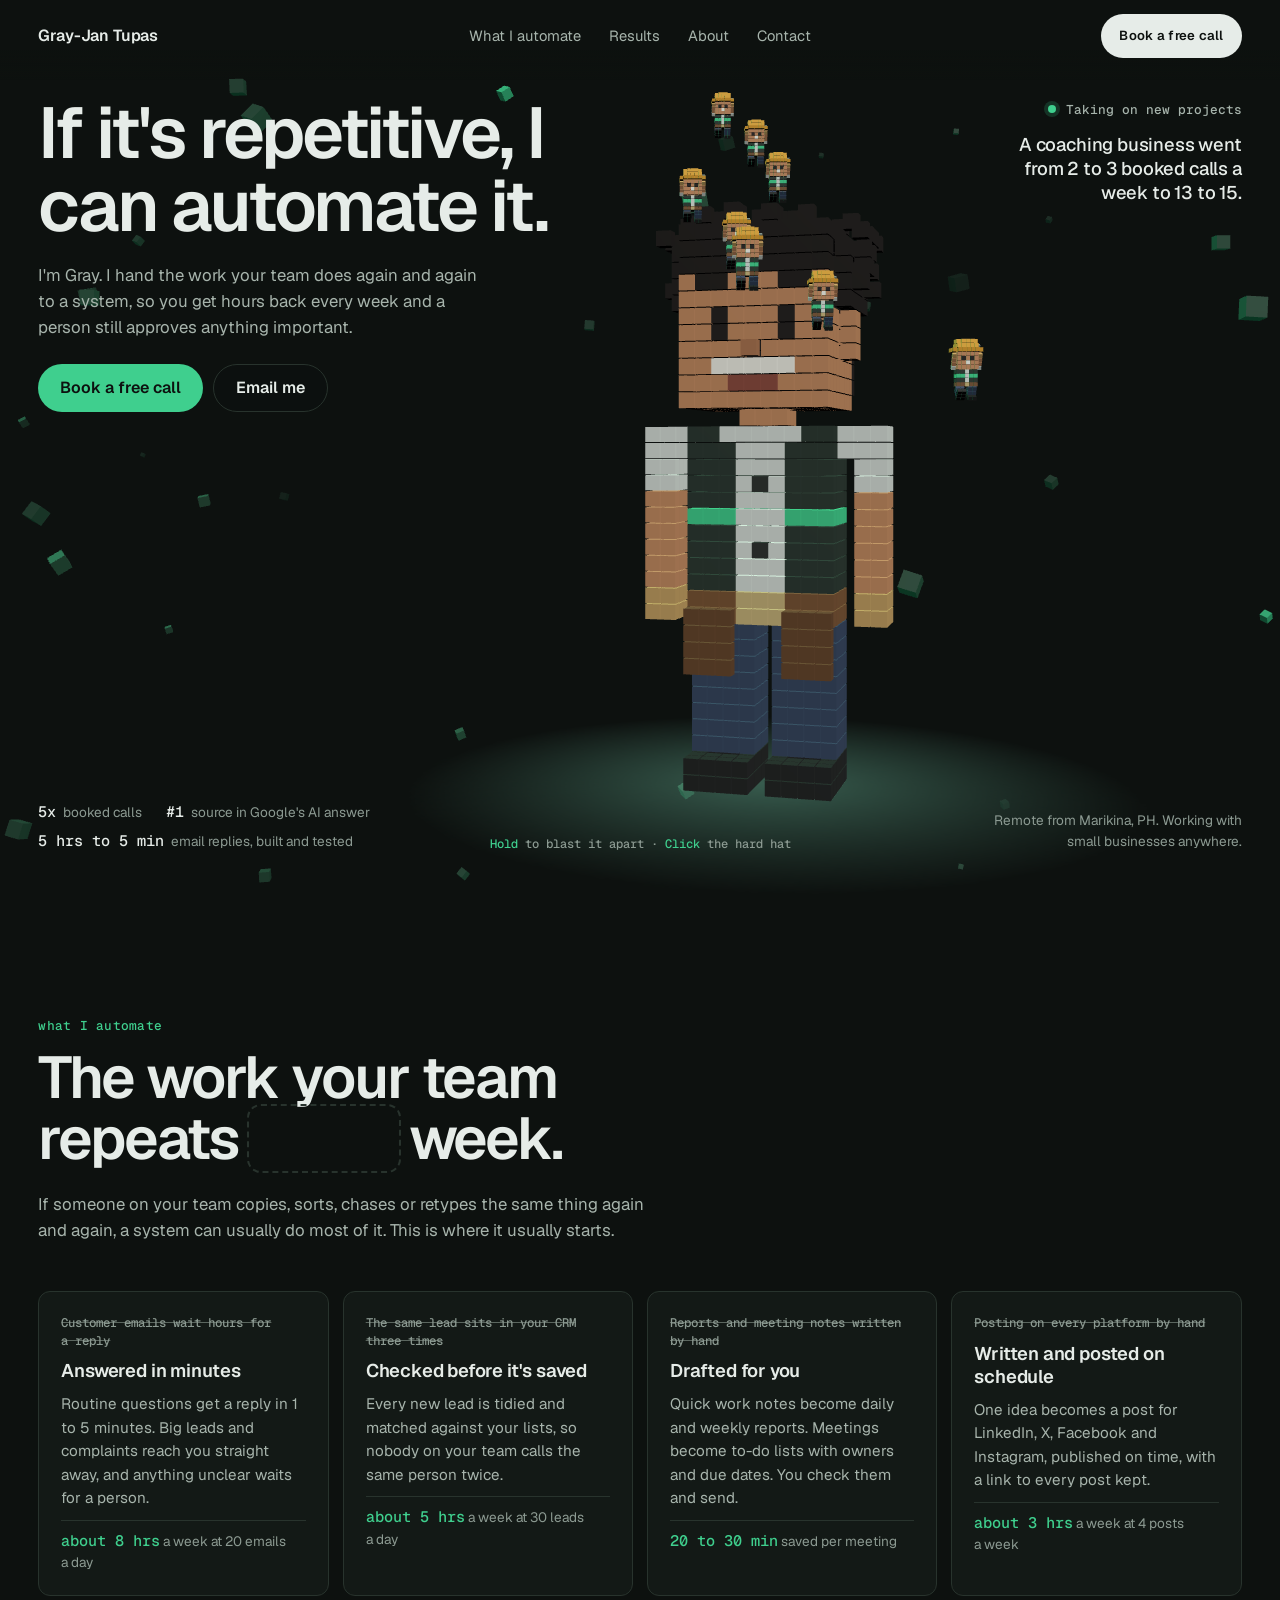
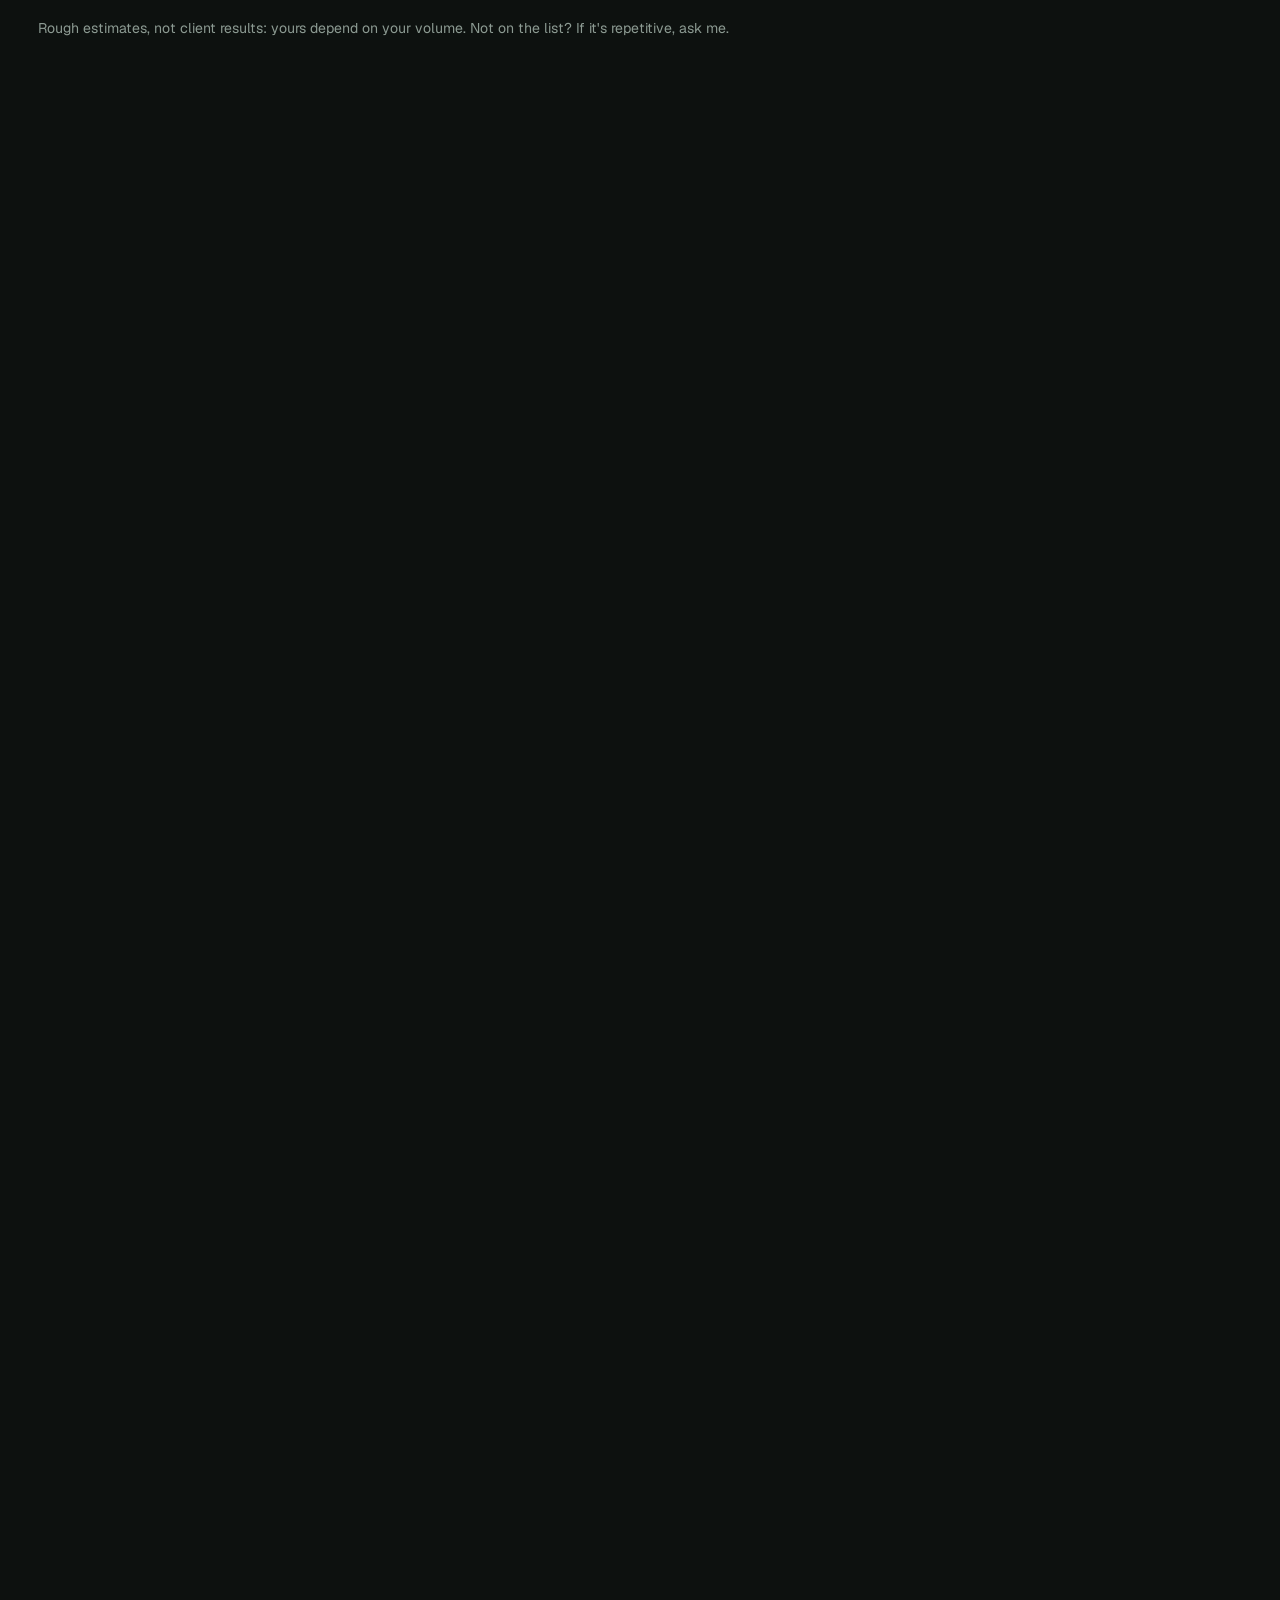
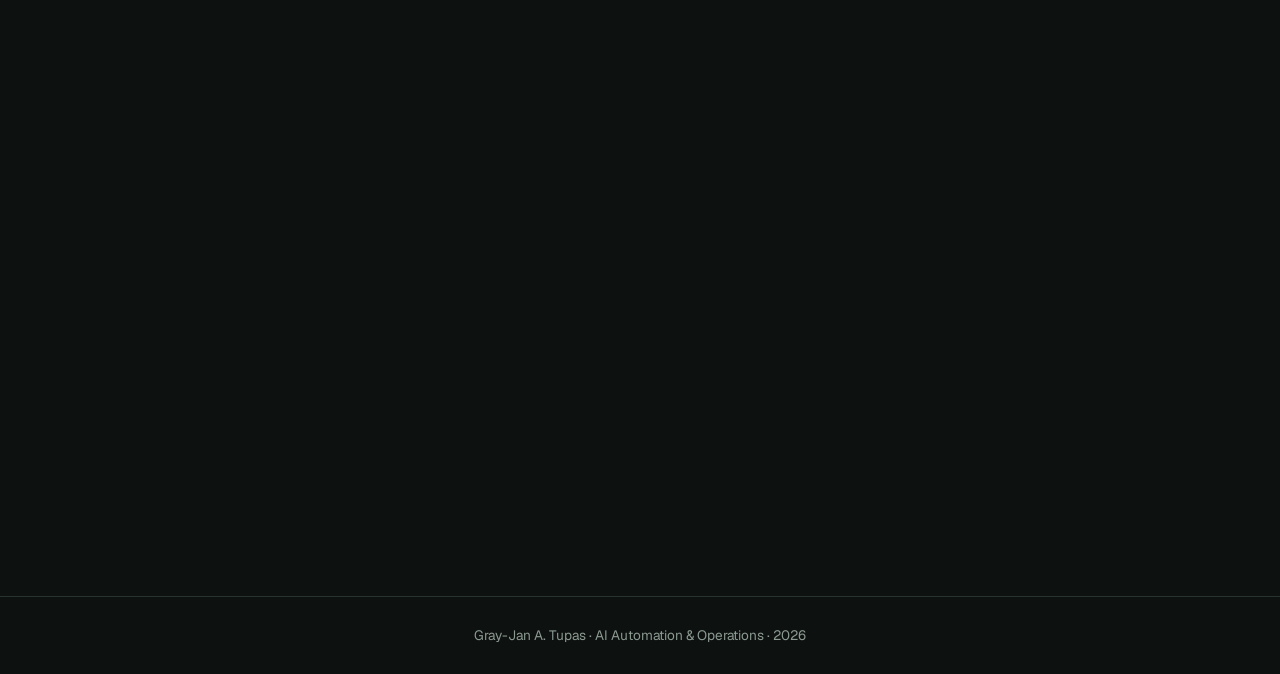
<file: index.html>
<!doctype html>
<html lang="en">
<head>
<meta charset="utf-8">
<meta name="viewport" content="width=device-width, initial-scale=1">
<title>Gray-Jan Tupas | AI Automation &amp; Operations Specialist</title>
<meta name="description" content="Gray-Jan Tupas takes the repetitive work off small business teams: emails, data entry, reports and follow-ups, handed to systems a person still approves.">
<link rel="canonical" href="https://gray-tupas-portfolio.vercel.app/">
<meta property="og:type" content="website">
<meta property="og:title" content="Gray-Jan Tupas | AI Automation &amp; Operations Specialist">
<meta property="og:description" content="I take the repetitive work off small business teams: emails, data entry, reports and follow-ups, handed to systems a person still approves.">
<meta property="og:url" content="https://gray-tupas-portfolio.vercel.app/">
<meta property="og:image" content="https://gray-tupas-portfolio.vercel.app/img/gray-jan-tupas.webp">
<meta name="color-scheme" content="dark">
<meta name="theme-color" content="#0D110F">
<link rel="icon" href="favicon.svg" type="image/svg+xml">
<link rel="preload" href="fonts/geist.woff2" as="font" type="font/woff2" crossorigin>
<script>/* first visit in this tab: the crew builds the page (v2.js); 10s safety in case the 3D never loads */try{if(!matchMedia('(prefers-reduced-motion: reduce)').matches&&!sessionStorage.getItem('gt-v2-intro')){var r=document.documentElement;r.classList.add('intro');setTimeout(function(){r.classList.remove('intro')},10000)}}catch(e){}</script>
<link rel="stylesheet" href="v2.css">
<script type="importmap">{ "imports": { "three": "./vendor/three.module.min.js" } }</script>
<script type="module" src="v2.js"></script>
<script type="application/ld+json">{"@context":"https://schema.org","@type":"Person","name":"Gray-Jan A. Tupas","jobTitle":"AI Automation & Operations Specialist","description":"I take the repetitive work off small business teams: emails, data entry, reports and follow-ups, handed to systems a person still approves.","url":"https://gray-tupas-portfolio.vercel.app/","image":"https://gray-tupas-portfolio.vercel.app/img/gray-jan-tupas.webp","address":{"@type":"PostalAddress","addressLocality":"Marikina City","addressCountry":"PH"},"sameAs":["https://linkedin.com/in/graytupas","https://github.com/GrayTupas"],"knowsAbout":["AI automation","n8n","Workflow automation","Claude","Google Gemini","HubSpot","Google Sheets","Operations"]}</script>
</head>
<body>
<a class="skip" href="#main">Skip to content</a>
<button class="skip-intro" type="button">Skip intro</button>

<header class="bar">
  <a class="brand bld" href="#top">Gray-Jan Tupas</a>
  <nav aria-label="Main">
    <a class="bld" href="#automate">What I automate</a>
    <a class="bld" href="#work">Results</a>
    <a class="bld" href="#about">About</a>
    <a class="bld" href="#contact">Contact</a>
  </nav>
  <a class="pill bld" href="https://calendly.com/va-graytupas/free-audit" target="_blank" rel="noopener">Book a free call</a>
</header>

<canvas id="stage" aria-hidden="true"></canvas>
<p class="tip" role="status" aria-live="polite"></p>

<main id="main">
  <section class="hero" id="top" aria-labelledby="hero-h">
    <div class="hero-l">
      <h1 id="hero-h" class="bld">If it's repetitive, I can automate it.</h1>
      <p class="lede bld">I'm Gray. I hand the work your team does again and again to a system, so you get hours back every week and a person still approves anything important.</p>
      <div class="ctas bld">
        <a class="btn primary" href="https://calendly.com/va-graytupas/free-audit" target="_blank" rel="noopener">Book a free call</a>
        <a class="btn ghost" href="https://mail.google.com/mail/?view=cm&amp;fs=1&amp;to=va.graytupas@gmail.com&amp;su=Enquiry%20from%20your%20portfolio" target="_blank" rel="noopener">Email me</a>
      </div>
    </div>
    <div class="hero-r">
      <p class="status bld"><span class="dot" aria-hidden="true"></span>Taking on new projects</p>
      <p class="side bld">A coaching business went from 2 to 3 booked calls a week to 13 to 15.</p>
    </div>
    <div class="hero-foot">
      <ul class="wins bld" aria-label="Results so far">
        <li><b>5x</b> booked calls</li>
        <li><b>#1</b> source in Google's AI answer</li>
        <li><b>5 hrs to 5 min</b> email replies, built and tested</li>
      </ul>
      <p class="hint bld" aria-hidden="true"><span class="k">Hold</span> to blast it apart · <span class="k">Click</span> the hard hat</p>
      <p class="note bld">Remote from Marikina, PH. Working with small businesses anywhere.</p>
    </div>
  </section>

  <!-- each section below is built by the crew when it scrolls into view (.sb), then they become its missing word (.piece) -->
  <section class="sec" id="automate" aria-labelledby="automate-h">
    <p class="kicker sb">what I automate</p>
    <h2 id="automate-h" class="sb">The work your team repeats <span class="piece">every</span> week.</h2>
    <p class="intro-p sb">If someone on your team copies, sorts, chases or retypes the same thing again and again, a system can usually do most of it. This is where it usually starts.</p>
    <ul class="fixes">
      <li class="sb"><p class="was">Customer emails wait hours for a reply</p><h3>Answered in minutes</h3><p>Routine questions get a reply in 1 to 5 minutes. Big leads and complaints reach you straight away, and anything unclear waits for a person.</p><p class="est"><b>about 8 hrs</b> a week at 20 emails a day</p></li>
      <li class="sb"><p class="was">The same lead sits in your CRM three times</p><h3>Checked before it's saved</h3><p>Every new lead is tidied and matched against your lists, so nobody on your team calls the same person twice.</p><p class="est"><b>about 5 hrs</b> a week at 30 leads a day</p></li>
      <li class="sb"><p class="was">Reports and meeting notes written by hand</p><h3>Drafted for you</h3><p>Quick work notes become daily and weekly reports. Meetings become to-do lists with owners and due dates. You check them and send.</p><p class="est"><b>20 to 30 min</b> saved per meeting</p></li>
      <li class="sb"><p class="was">Posting on every platform by hand</p><h3>Written and posted on schedule</h3><p>One idea becomes a post for LinkedIn, X, Facebook and Instagram, published on time, with a link to every post kept.</p><p class="est"><b>about 3 hrs</b> a week at 4 posts a week</p></li>
    </ul>
    <p class="foot-note sb">Rough estimates, not client results: yours depend on your volume. Not on the list? If it's repetitive, ask me.</p>
  </section>

  <section class="sec" id="work" aria-labelledby="work-h">
    <p class="kicker sb">results</p>
    <h2 id="work-h" class="sb">What changed for the businesses I <span class="piece">helped</span>.</h2>
    <dl class="stats">
      <div class="sb"><dt>Booked sales calls a week for a coaching business, from 2 to 3 up to 13 to 15</dt><dd>5x</dd></div>
      <div class="sb"><dt>Source in Google's AI answer for a courier company's main search, days after launch</dt><dd>#1</dd></div>
      <div class="sb"><dt>Reply time my email assistant is built for, down from 5 to 6 hours</dt><dd>1&ndash;5 min</dd></div>
      <div class="sb"><dt>Of guides and SOPs, so a team could run things without me</dt><dd>37pp</dd></div>
    </dl>
    <div class="cases">
      <article class="case sb">
        <a class="pic" href="screenshots/12-courier-services.webp" target="_blank" rel="noopener"><img src="screenshots/12-courier-services.webp" width="1440" height="1165" loading="lazy" alt="The 'Choose your delivery service' section of the courier website: five service cards above a table that matches what the customer needs to the right service."></a>
        <div class="body"><p class="tag on">Live since October 2026</p><h3>A website that brings in its own customers</h3><p>A new website for a Singapore courier company, designed and built solo. Days after launch it was the first source Google's AI answer pointed to for "document courier singapore".</p><a class="more" href="work/courier-website/">Read the case study</a></div>
      </article>
      <article class="case sb">
        <a class="pic" href="screenshots/10-email-automation.webp" target="_blank" rel="noopener"><img src="screenshots/10-email-automation.webp" width="2000" height="753" loading="lazy" alt="The email assistant's n8n canvas in four groups: email intake, email sorting, email reply and an error notifier."></a>
        <div class="body"><p class="tag">Built and tested</p><h3>An email assistant that answers in minutes</h3><p>Built for the same courier company, whose customer emails waited 5 to 6 hours. It answers routine ones right away, tells the owner about big leads and complaints, and leaves anything unclear for a person. Presented as a proposal; they haven't switched it on yet.</p></div>
      </article>
    </div>
    <h3 class="list-h sb">More I've automated</h3>
    <ul class="builds">
      <li class="sb"><a href="screenshots/04-lead-capture-crm.webp" target="_blank" rel="noopener"><b>New leads answered the moment they sign up</b><span>A thank-you goes out straight away, your team gets a heads-up and the lead is saved to your CRM.</span></a></li>
      <li class="sb"><a href="screenshots/03-ai-outreach.webp" target="_blank" rel="noopener"><b>Personal sales emails, checked before they go out</b><span>A researched email takes about 15 minutes to write. Here it's a 1-minute read before you say yes.</span></a></li>
      <li class="sb"><a href="screenshots/14-wholesale-intake.webp" target="_blank" rel="noopener"><b>Wholesale applications sorted and answered</b><span>Each one checked, sorted by size, handed to the right person and answered. None get lost.</span></a></li>
      <li class="sb"><a href="screenshots/15-video-analyzer.webp" target="_blank" rel="noopener"><b>Short videos cut, posted and replied to</b><span>Picks the best part, writes the caption, waits for your OK, posts it and drafts replies to comments.</span></a></li>
      <li class="sb"><a href="work/ai-workspace/"><b>The AI workspace I run my own work on</b><span>It drafts my reports, turns meetings into task lists and files documents, so my time goes to your project. In daily use.</span></a></li>
    </ul>
  </section>

  <section class="sec" id="about" aria-labelledby="about-h">
    <p class="kicker sb">about me</p>
    <div class="about">
      <img class="me sb" src="img/gray-jan-tupas.webp" width="640" height="871" loading="lazy" alt="Gray-Jan A. Tupas, smiling, in a barong.">
      <div>
        <h2 id="about-h" class="sb">I'm Gray. I take the <span class="piece">busywork</span> off your team.</h2>
        <p class="intro-p sb">Before I automated this kind of work, I did it by hand: lead operations for a sales team, a founder's projects and reports, and 50+ customer conversations a day. So I start with how your team works, not with the tool.</p>
        <ol class="xp">
          <li class="sb"><p class="when">2026 to Oct 2026</p><h3>Anna Todd Coaching <span>Sales operations</span></h3><p>Booked sales calls went from about 2 to 3 a week to 13 to 15, from about 40 leads a week.</p></li>
          <li class="sb"><p class="when">2026 to Oct 2026</p><h3>Live Digital Box <span>Operations and automation</span></h3><p>Built and documented the founder's workflows, with a 24-page operations guide and a 13-page SOP so they run without me.</p></li>
          <li class="sb"><p class="when">2026</p><h3>Wav Odio <span>Community manager</span></h3><p>Handled 50+ customer conversations a day with organised records and timely follow-up.</p></li>
          <li class="sb"><p class="when">2026 · present</p><h3>Mapua Malayan Digital College <span>BS Information Technology</span></h3><p>Specialising in AI-Powered Product Development.</p></li>
        </ol>
      </div>
    </div>
    <div class="promise">
      <h3 class="sb">How I work</h3>
      <ol>
        <li class="sb"><b>I learn how you work first.</b> A lot of what looks like an automation problem is a process nobody has written down. We decide together what's worth automating.</li>
        <li class="sb"><b>A person approves anything important.</b> AI drafts, sorts and summarises. You approve anything that sends an email or closes a task.</li>
        <li class="sb"><b>Tested before you rely on it.</b> I test each step, write down what broke and how I fixed it, and leave you a short guide.</li>
      </ol>
    </div>
    <div class="tools sb">
      <p>I build on the tools you already use, so your team has nothing new to learn.</p>
      <ul aria-label="Tools I work with"><li><img src="img/logos/n8n.svg" width="28" height="28" alt="n8n" title="n8n" loading="lazy"></li><li><img src="img/logos/claude.svg" width="28" height="28" alt="Claude" title="Claude" loading="lazy"></li><li><img src="img/logos/googlegemini.svg" width="28" height="28" alt="Google Gemini" title="Google Gemini" loading="lazy"></li><li><img src="img/logos/googlesheets.svg" width="28" height="28" alt="Google Sheets" title="Google Sheets" loading="lazy"></li><li><img src="img/logos/googledocs.svg" width="28" height="28" alt="Google Docs" title="Google Docs" loading="lazy"></li><li><img src="img/logos/googledrive.svg" width="28" height="28" alt="Google Drive" title="Google Drive" loading="lazy"></li><li><img src="img/logos/gmail.svg" width="28" height="28" alt="Gmail" title="Gmail" loading="lazy"></li><li><img src="img/logos/hubspot.svg" width="28" height="28" alt="HubSpot" title="HubSpot" loading="lazy"></li><li><img src="img/logos/telegram.svg" width="28" height="28" alt="Telegram" title="Telegram" loading="lazy"></li><li><img src="img/logos/whatsapp.svg" width="28" height="28" alt="WhatsApp" title="WhatsApp" loading="lazy"></li><li><img src="img/logos/facebook.svg" width="28" height="28" alt="Facebook" title="Facebook" loading="lazy"></li><li><img src="img/logos/instagram.svg" width="28" height="28" alt="Instagram" title="Instagram" loading="lazy"></li><li><img src="img/logos/x.svg" width="28" height="28" alt="X" title="X" loading="lazy"></li><li><img src="img/logos/vercel.svg" width="28" height="28" alt="Vercel" title="Vercel" loading="lazy"></li></ul>
      <p class="also">Also OpenAI, Apollo, Microsoft Outlook, Canva and LinkedIn.</p>
    </div>
  </section>

  <section class="sec" id="contact" aria-labelledby="contact-h">
    <p class="kicker sb">your next step</p>
    <h2 id="contact-h" class="sb">Got a process that keeps eating your <span class="piece">week</span>?</h2>
    <p class="intro-p sb">Tell me what the manual version looks like right now: who touches it, where it breaks, and what it costs you when it does. That's usually enough for me to say whether it's worth automating.</p>
    <div class="ctas sb">
      <a class="btn primary" href="https://calendly.com/va-graytupas/free-audit" target="_blank" rel="noopener">Book a free call</a>
      <a class="btn ghost" href="https://mail.google.com/mail/?view=cm&amp;fs=1&amp;to=va.graytupas@gmail.com&amp;su=Enquiry%20from%20your%20portfolio" target="_blank" rel="noopener">Email me</a>
    </div>
    <p class="note-sm sb">Free 30-minute call. No pitch if it's not a fit.</p>
    <ul class="clist sb">
      <li><a href="mailto:va.graytupas@gmail.com"><span>Email</span>va.graytupas@gmail.com</a></li>
      <li><a href="tel:+639920465269"><span>Phone</span>+63 992 046 5269</a></li>
      <li><a href="https://linkedin.com/in/graytupas" target="_blank" rel="noopener"><span>LinkedIn</span>in/graytupas</a></li>
      <li><p><span>Based in</span>Marikina City, PH · remote, flexible hours</p></li>
    </ul>
  </section>
</main>
<footer class="foot">Gray-Jan A. Tupas · AI Automation &amp; Operations · 2026</footer>
</body>
</html>
</file>
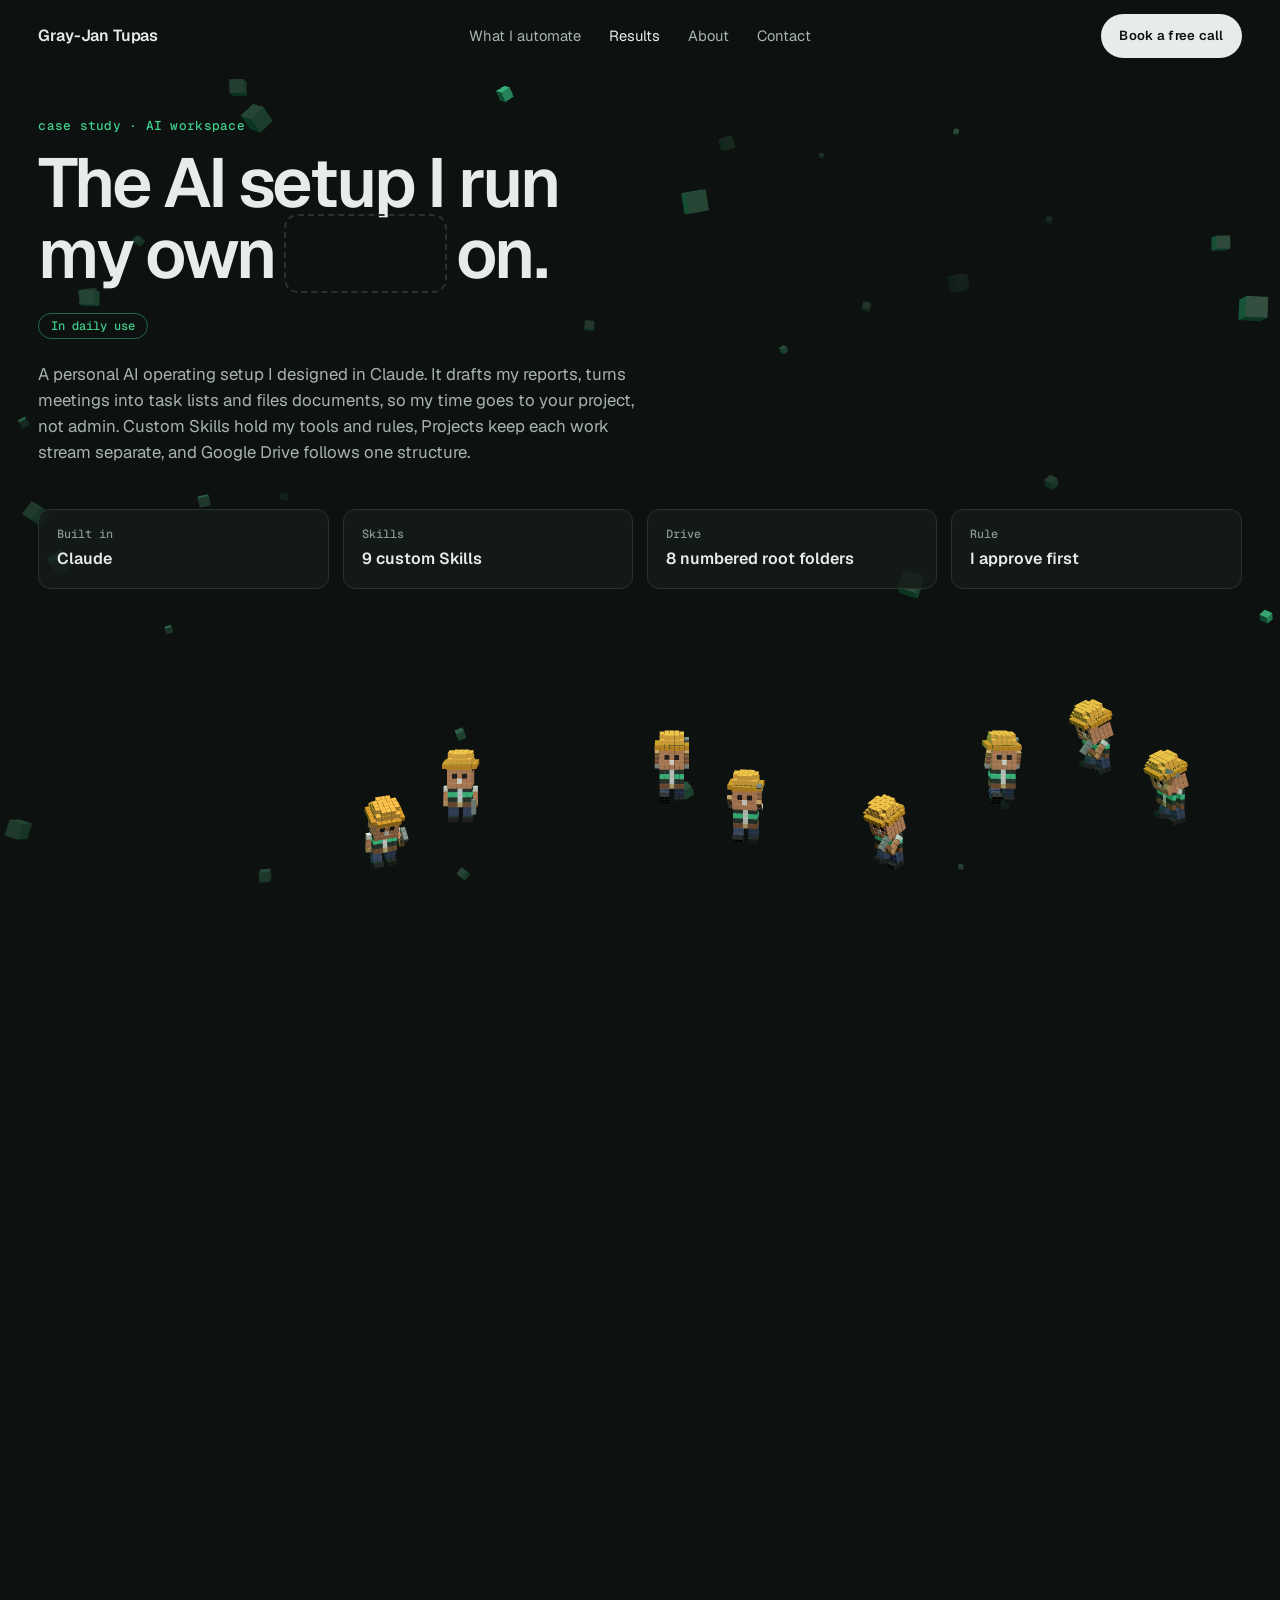
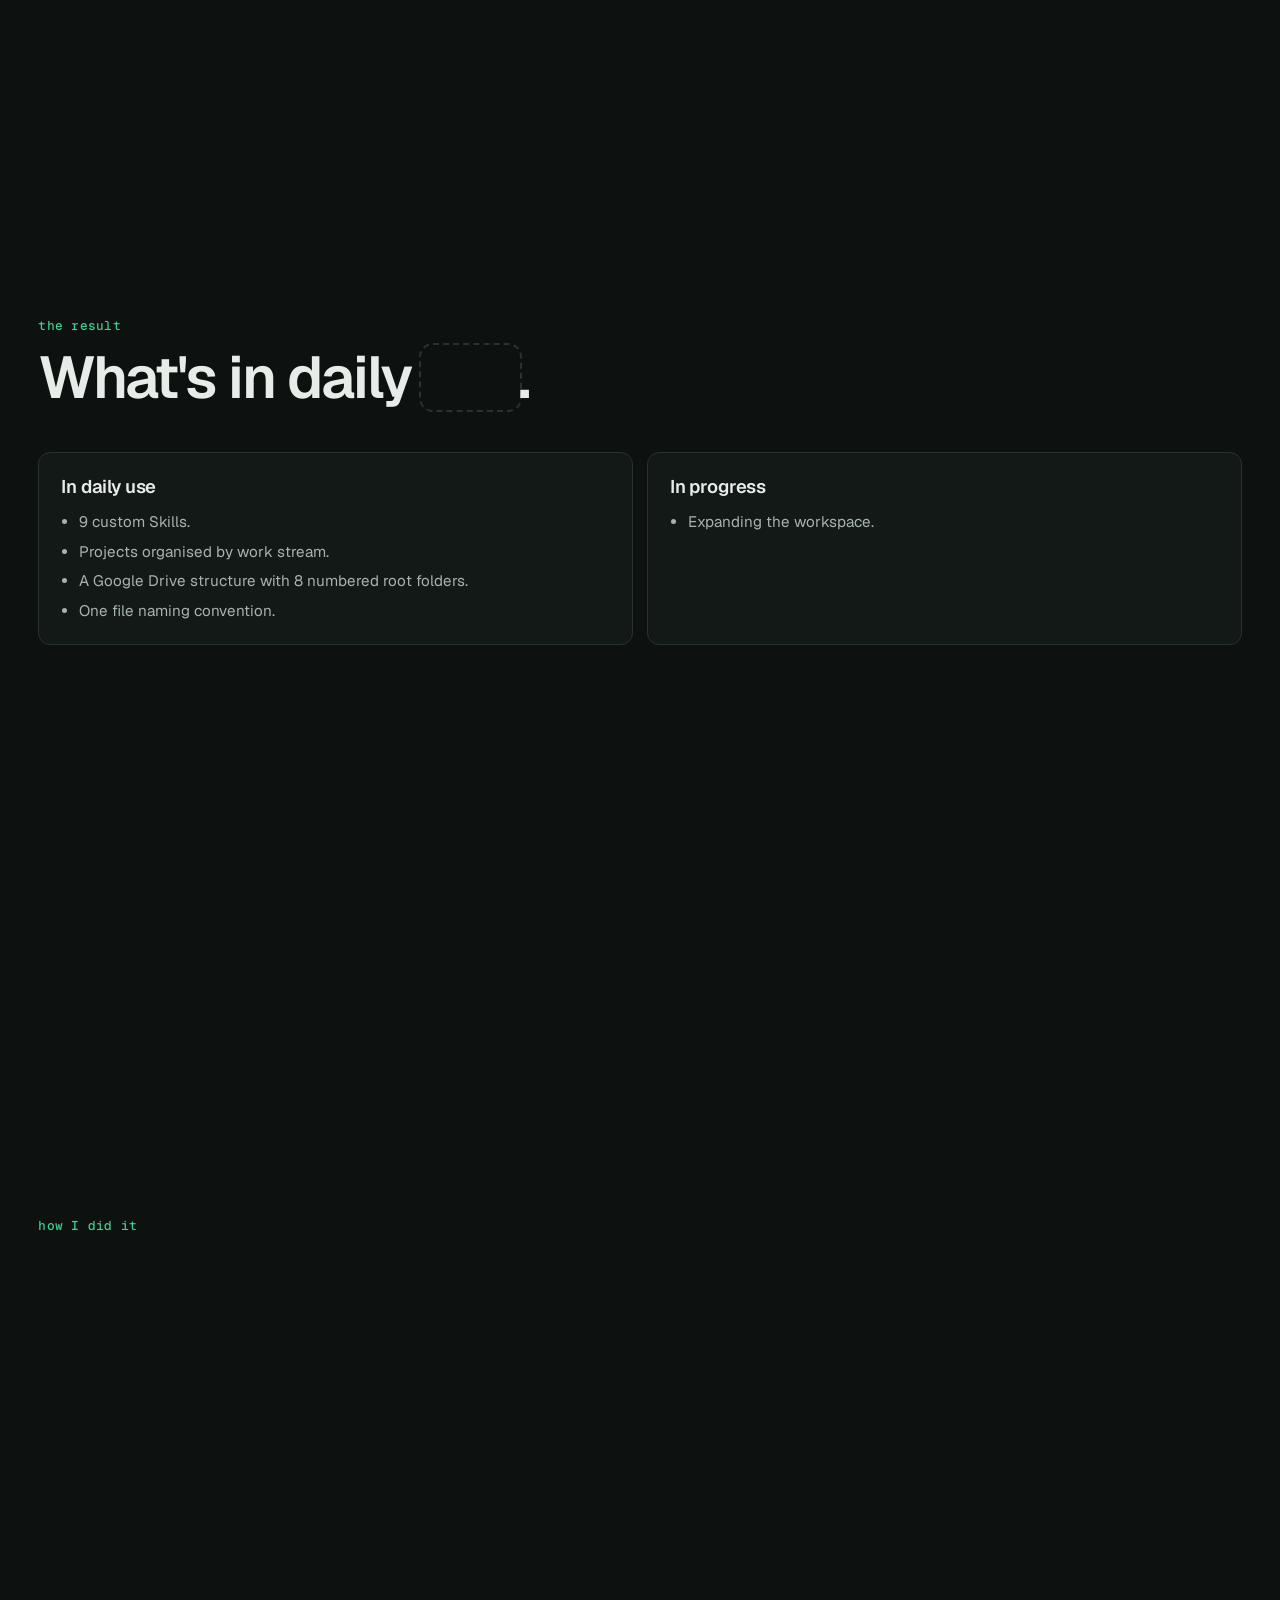
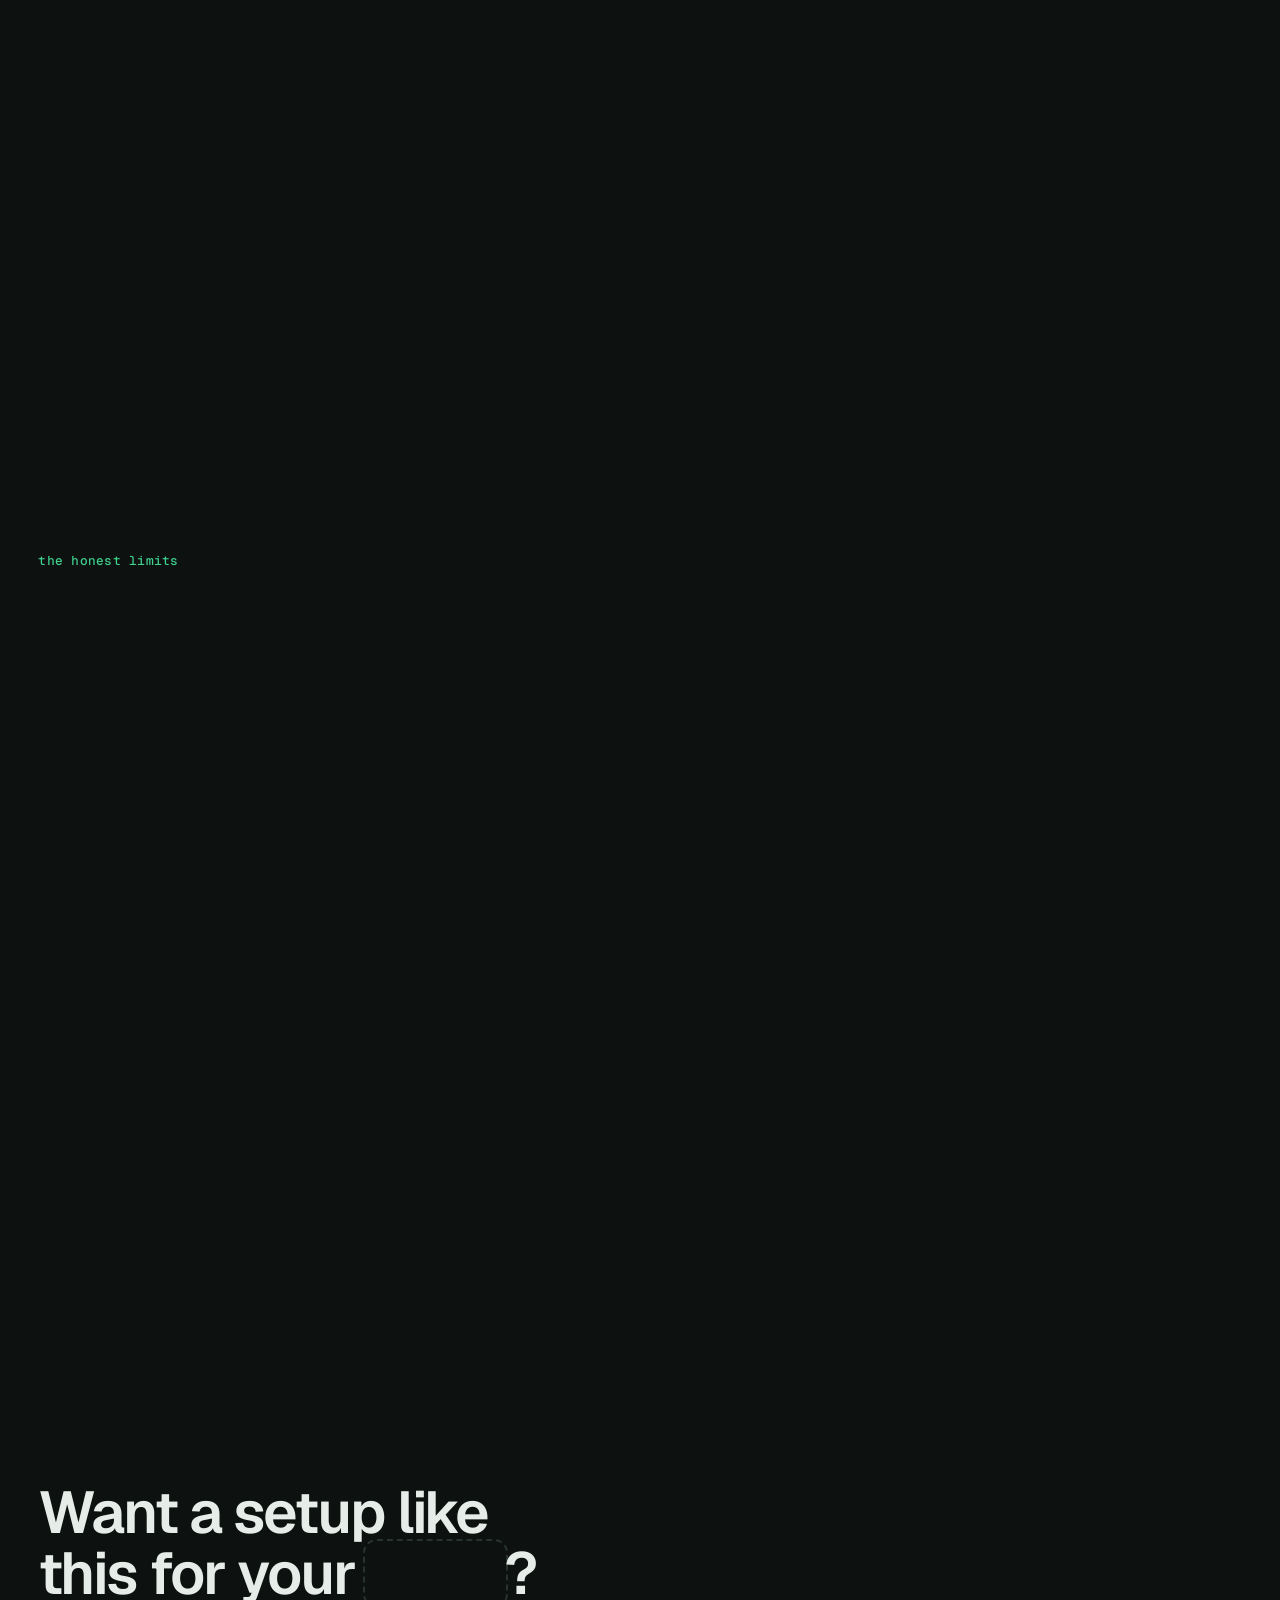
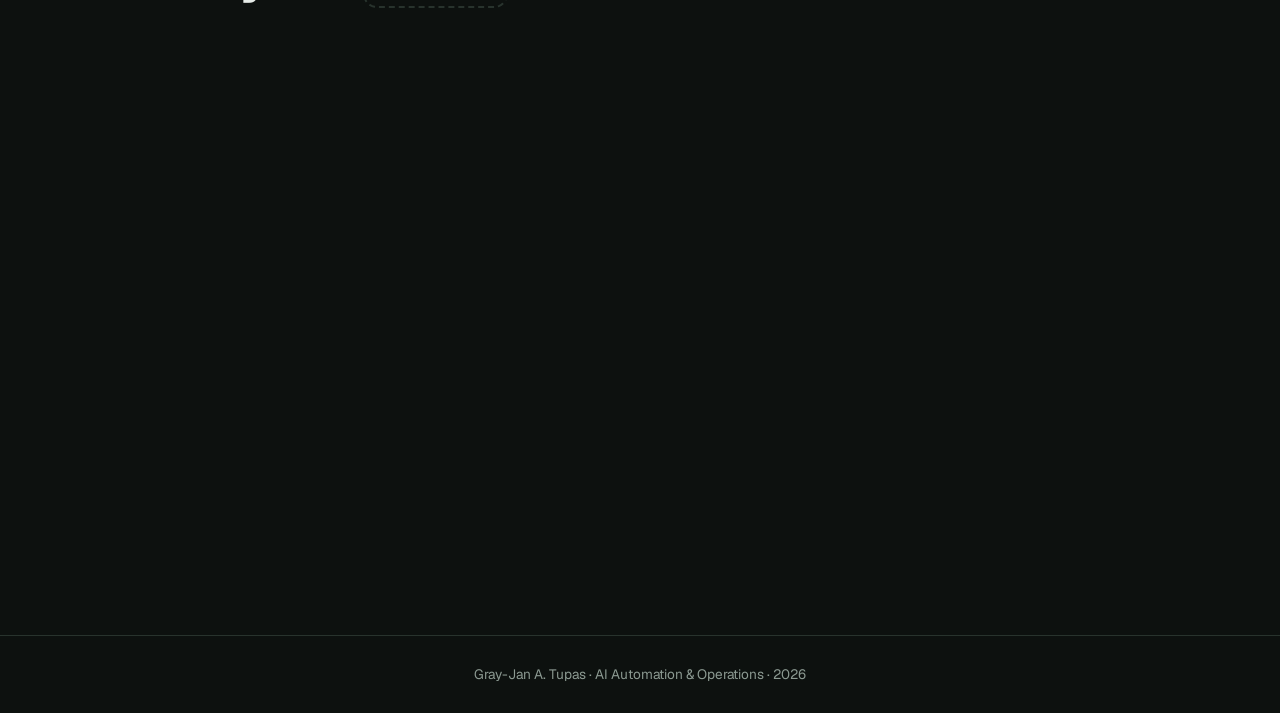
<file: work/ai-workspace/index.html>
<!doctype html>
<html lang="en">
<head>
<meta charset="utf-8">
<meta name="viewport" content="width=device-width, initial-scale=1">
<title>Case study: my AI workspace system | Gray-Jan Tupas</title>
<meta name="description" content="The AI setup Gray-Jan Tupas runs his own work on: 9 custom Skills, Projects by work stream, one Google Drive structure, and nothing sent without his OK.">
<link rel="canonical" href="https://gray-tupas-portfolio.vercel.app/work/ai-workspace/">
<meta property="og:type" content="article">
<meta property="og:title" content="Case study: my AI workspace system">
<meta property="og:description" content="9 custom Skills, Projects by work stream, one Google Drive structure, and nothing sent without my OK.">
<meta property="og:url" content="https://gray-tupas-portfolio.vercel.app/work/ai-workspace/">
<meta property="og:image" content="https://gray-tupas-portfolio.vercel.app/img/gray-jan-tupas.webp">
<meta name="color-scheme" content="dark">
<meta name="theme-color" content="#0D110F">
<link rel="icon" href="../../favicon.svg" type="image/svg+xml">
<link rel="preload" href="../../fonts/geist.woff2" as="font" type="font/woff2" crossorigin>
<link rel="stylesheet" href="../../v2.css">
<script type="importmap">{ "imports": { "three": "../../vendor/three.module.min.js" } }</script>
<script type="module" src="../../v2.js"></script>
</head>
<body class="cs">
<a class="skip" href="#main">Skip to content</a>

<header class="bar">
  <a class="brand" href="../../">Gray-Jan Tupas</a>
  <nav aria-label="Main">
    <a href="../../#automate">What I automate</a>
    <a href="../../#work" aria-current="page">Results</a>
    <a href="../../#about">About</a>
    <a href="../../#contact">Contact</a>
  </nav>
  <a class="pill" href="https://calendly.com/va-graytupas/free-audit" target="_blank" rel="noopener">Book a free call</a>
</header>

<canvas id="stage" aria-hidden="true"></canvas>
<p class="tip" role="status" aria-live="polite"></p>

<!-- each section is built by the crew when it is on screen (.sb), then they morph into its missing word (.piece) -->
<main id="main">
  <section class="sec" aria-labelledby="top-h">
    <p class="kicker sb">case study · AI workspace</p>
    <h1 id="top-h" class="sb">The AI setup I run my own <span class="piece">work</span> on.</h1>
    <p class="pill-tag sb">In daily use</p>
    <p class="intro-p sb">A personal AI operating setup I designed in Claude. It drafts my reports, turns meetings into task lists and files documents, so my time goes to your project, not admin. Custom Skills hold my tools and rules, Projects keep each work stream separate, and Google Drive follows one structure.</p>
    <dl class="meta">
      <div class="sb"><dt>Built in</dt><dd>Claude</dd></div>
      <div class="sb"><dt>Skills</dt><dd>9 custom Skills</dd></div>
      <div class="sb"><dt>Drive</dt><dd>8 numbered root folders</dd></div>
      <div class="sb"><dt>Rule</dt><dd>I approve first</dd></div>
    </dl>
  </section>

  <section class="sec" aria-labelledby="problem-h">
    <p class="kicker sb">the problem</p>
    <h2 id="problem-h" class="sb">Explaining the same things in every <span class="piece">chat</span>.</h2>
    <p class="intro-p sb">I use AI for the same kinds of work every week. Without a setup, each new conversation needs my tools, rules and file conventions explained again, and files end up wherever they were made.</p>
  </section>

  <section class="sec" aria-labelledby="result-h">
    <p class="kicker sb">the result</p>
    <h2 id="result-h" class="sb">What's in daily <span class="piece">use</span>.</h2>
    <div class="panels">
      <div class="sb"><h3>In daily use</h3><ul><li>9 custom Skills.</li><li>Projects organised by work stream.</li><li>A Google Drive structure with 8 numbered root folders.</li><li>One file naming convention.</li></ul></div>
      <div class="sb"><h3>In progress</h3><ul><li>Expanding the workspace.</li></ul></div>
    </div>
  </section>

  <section class="sec" aria-labelledby="how-h">
    <p class="kicker sb">how I did it</p>
    <h2 id="how-h" class="sb">Every request takes the same <span class="piece">path</span>.</h2>
    <p class="intro-p sb">I designed the whole setup: the Skills, the Projects, the Drive structure and the naming convention. Nothing leaves the workspace until I approve it.</p>
    <ol class="steps">
      <li class="sb"><b>I ask for something</b>A report, a filing, a prompt, a reply.</li>
      <li class="sb"><b>A Skill takes over</b>One of 9 custom Skills supplies my tools, rules and approval steps.</li>
      <li class="sb"><b>Claude drafts it</b>Inside a Project, so each work stream keeps its own context.</li>
      <li class="sb on"><b>I approve</b>Before anything is sent, submitted or filed.</li>
      <li class="sb"><b>Filed in Drive</b>8 numbered folders from 00 Inbox to 07 Archive. Nothing is deleted; it goes to Archive.</li>
    </ol>
    <ul class="skills sb" aria-label="The 9 Skills"><li>coding-agent-prompt-builder</li><li>job-application-tailor</li><li>n8n-workflow-builder</li><li>meeting-to-actions</li><li>ea-daily-weekly-report</li><li>diamond-pressure-content</li><li>prompt-doctor</li><li>drive-filer</li><li>school-writing-coach</li></ul>
    <ul class="decide">
      <li class="sb"><b>I approve first.</b> Nothing is sent, submitted or filed without my OK. This rule runs through every Skill.</li>
      <li class="sb"><b>Rules live in the Skill.</b> My tools, rules and approval steps are written once, so I don't restate them in every conversation.</li>
      <li class="sb"><b>One naming convention.</b> Every file follows <span class="mono">YYYY-MM Type - Descriptor (context)</span>, so I can find it by date, type and context.</li>
      <li class="sb"><b>Nothing is deleted.</b> Files that are no longer needed go to the Archive folder.</li>
    </ul>
  </section>

  <section class="sec" aria-labelledby="limits-h">
    <p class="kicker sb">the honest limits</p>
    <h2 id="limits-h" class="sb">Where it <span class="piece">stops</span>.</h2>
    <ul class="decide">
      <li class="sb">It's a personal system, built around how I work.</li>
      <li class="sb">Nothing runs unattended. Every send, submission and filing waits for my approval.</li>
      <li class="sb">Client names and private file names are left out of this page, so it shows the structure, not real files.</li>
    </ul>
  </section>

  <section class="sec" aria-labelledby="next-h">
    <p class="kicker sb">your next step</p>
    <h2 id="next-h" class="sb">Want a setup like this for your <span class="piece">team</span>?</h2>
    <p class="intro-p sb">I can set up the same kind of workspace for you: your rules written down once, files that land in the right place, and nothing sent without your OK. Start with a free call.</p>
    <div class="ctas sb">
      <a class="btn primary" href="https://calendly.com/va-graytupas/free-audit" target="_blank" rel="noopener">Book a free call</a>
      <a class="btn ghost" href="https://mail.google.com/mail/?view=cm&amp;fs=1&amp;to=va.graytupas@gmail.com&amp;su=Enquiry%20from%20your%20portfolio" target="_blank" rel="noopener">Email me</a>
    </div>
    <p class="note-sm sb">Free 30-minute call. No pitch if it's not a fit.</p>
    <ul class="links sb">
      <li><a href="../courier-website/">Case study: a courier company website</a></li>
      <li><a href="../../">Back to the home page</a></li>
    </ul>
  </section>
</main>
<footer class="foot">Gray-Jan A. Tupas · AI Automation &amp; Operations · 2026</footer>
</body>
</html>
</file>
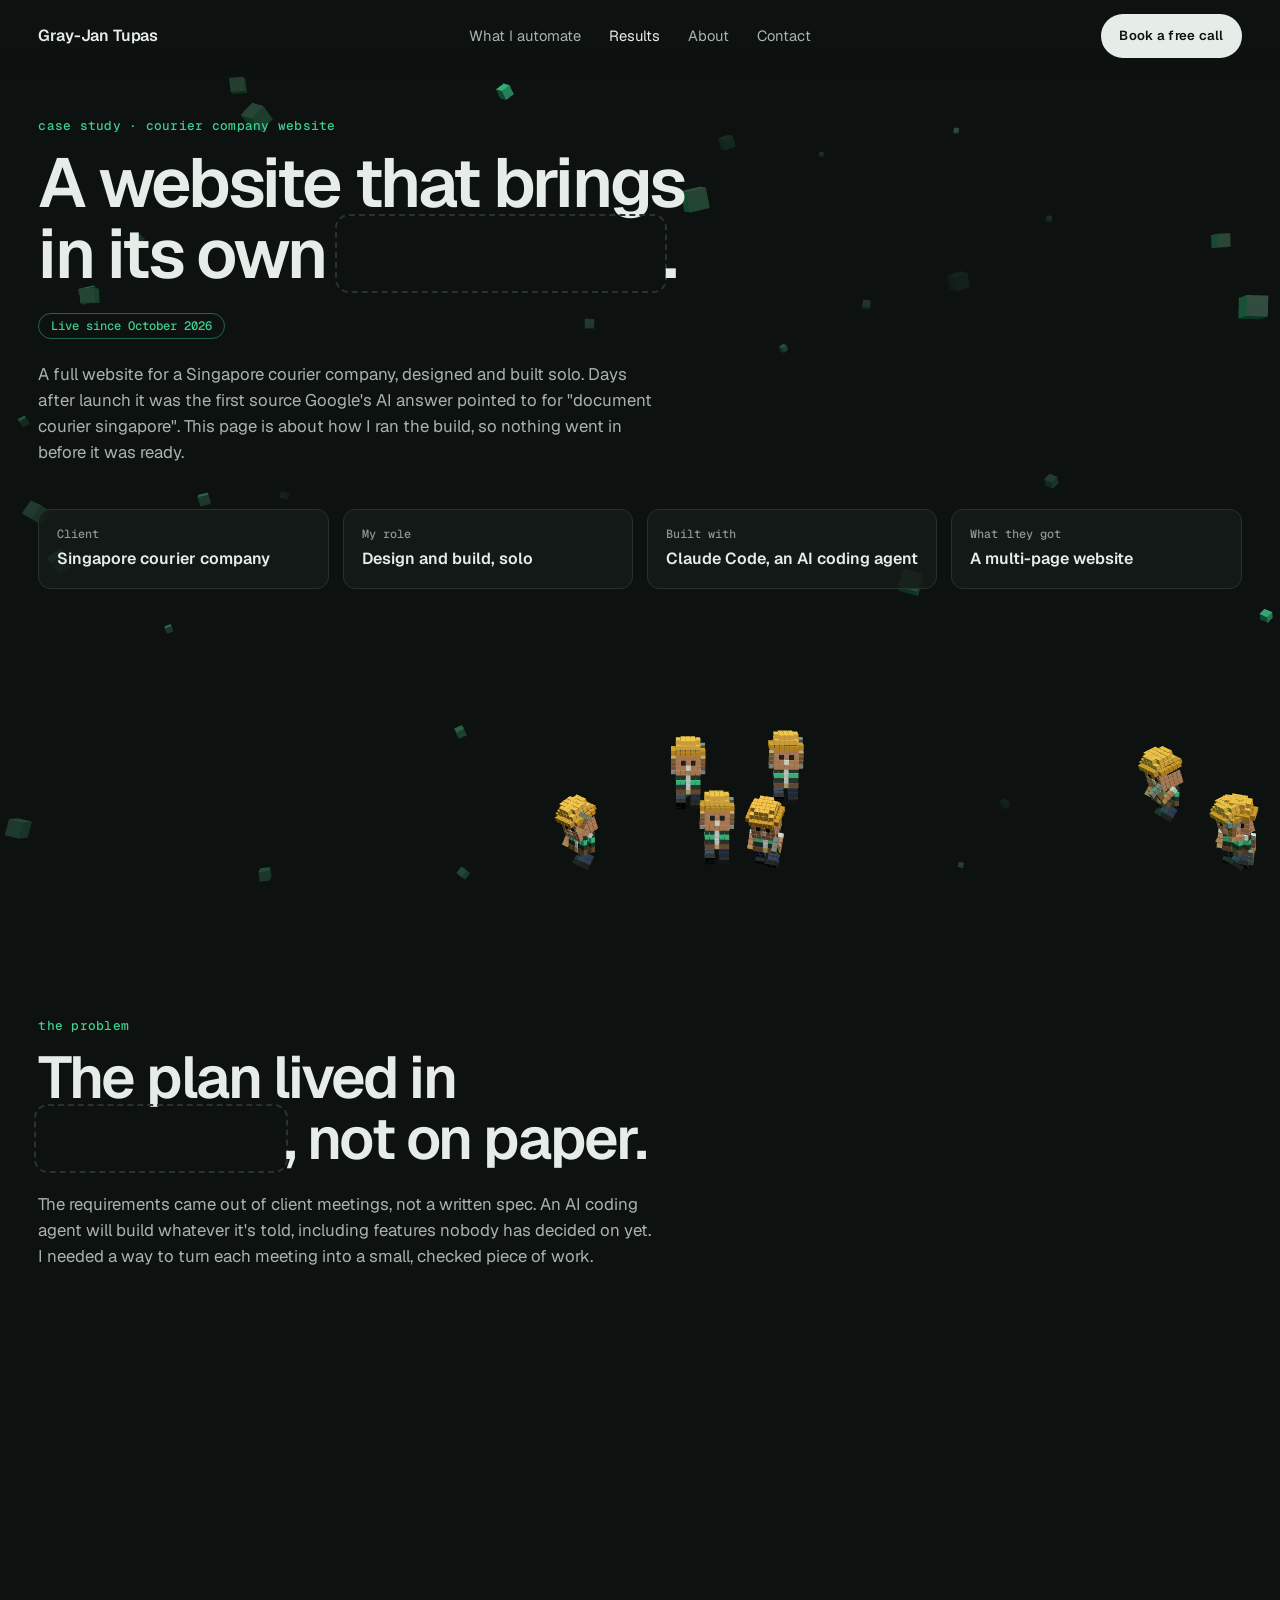
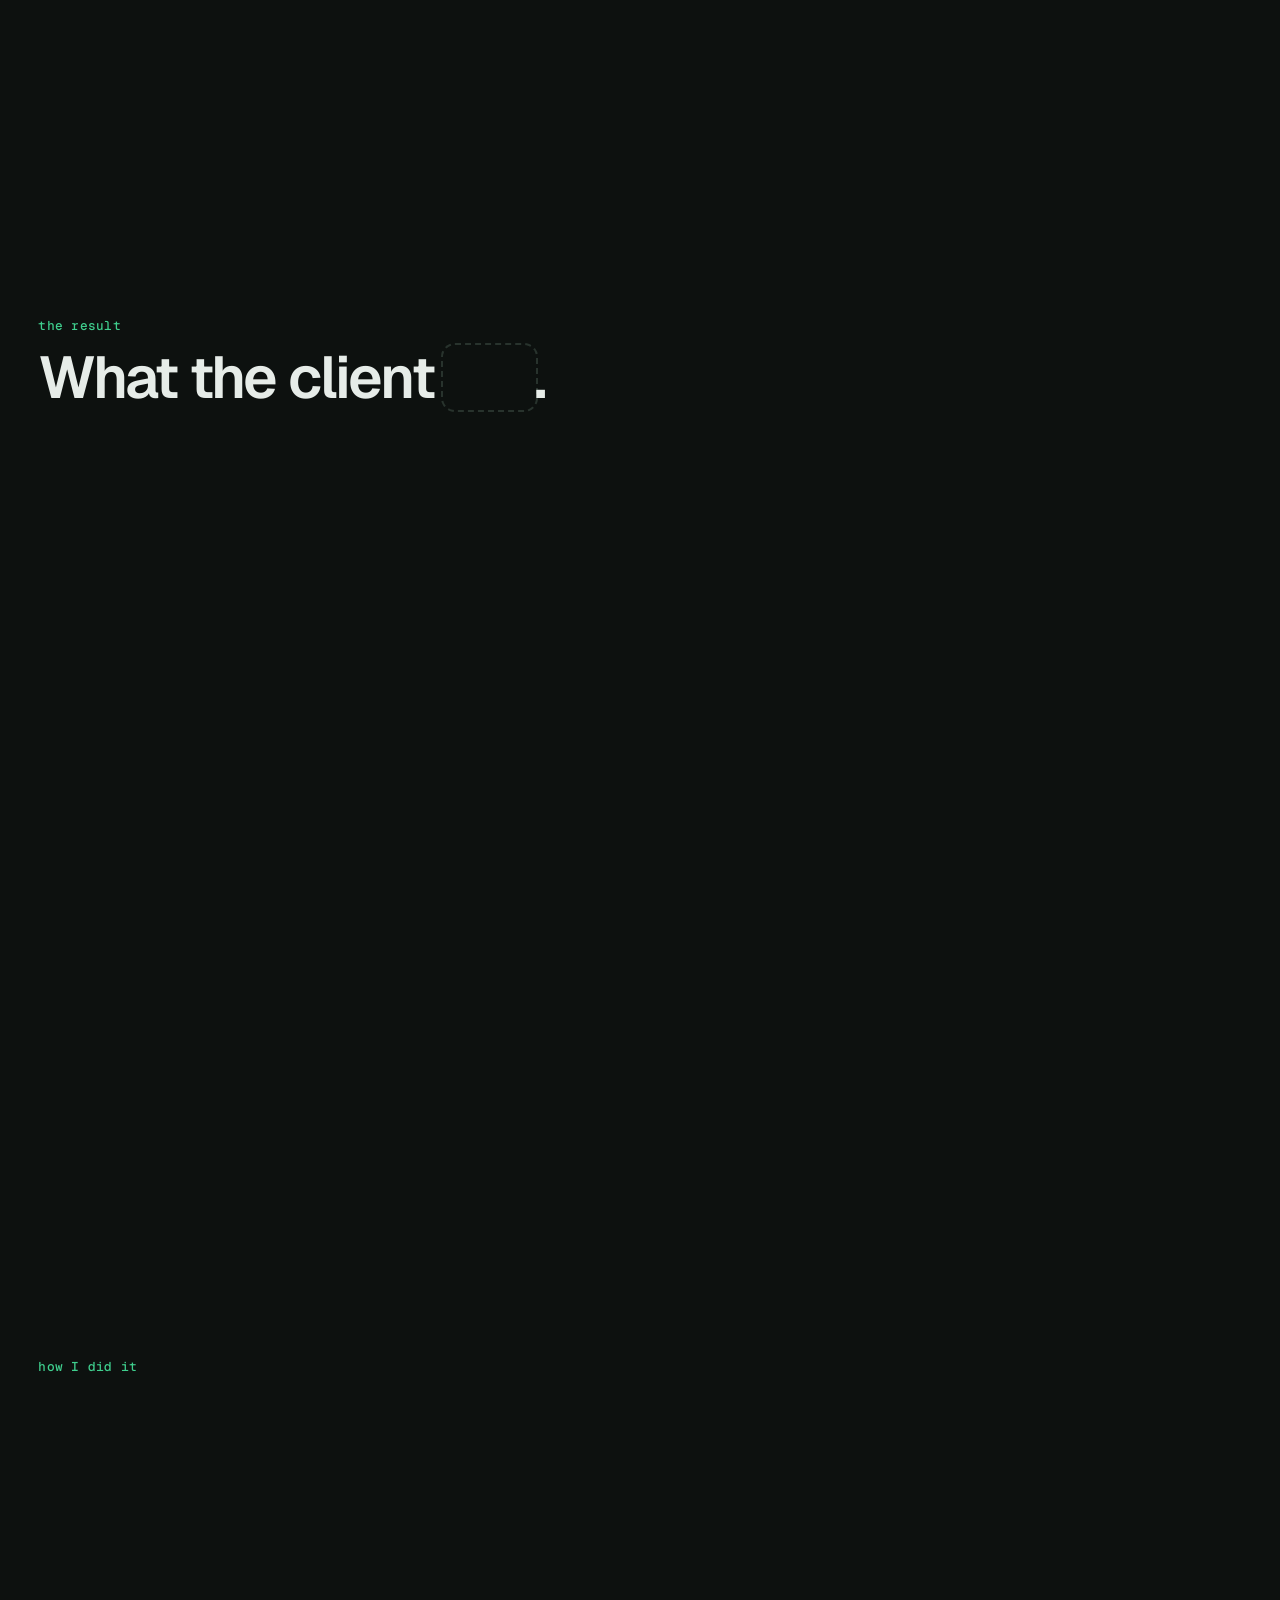
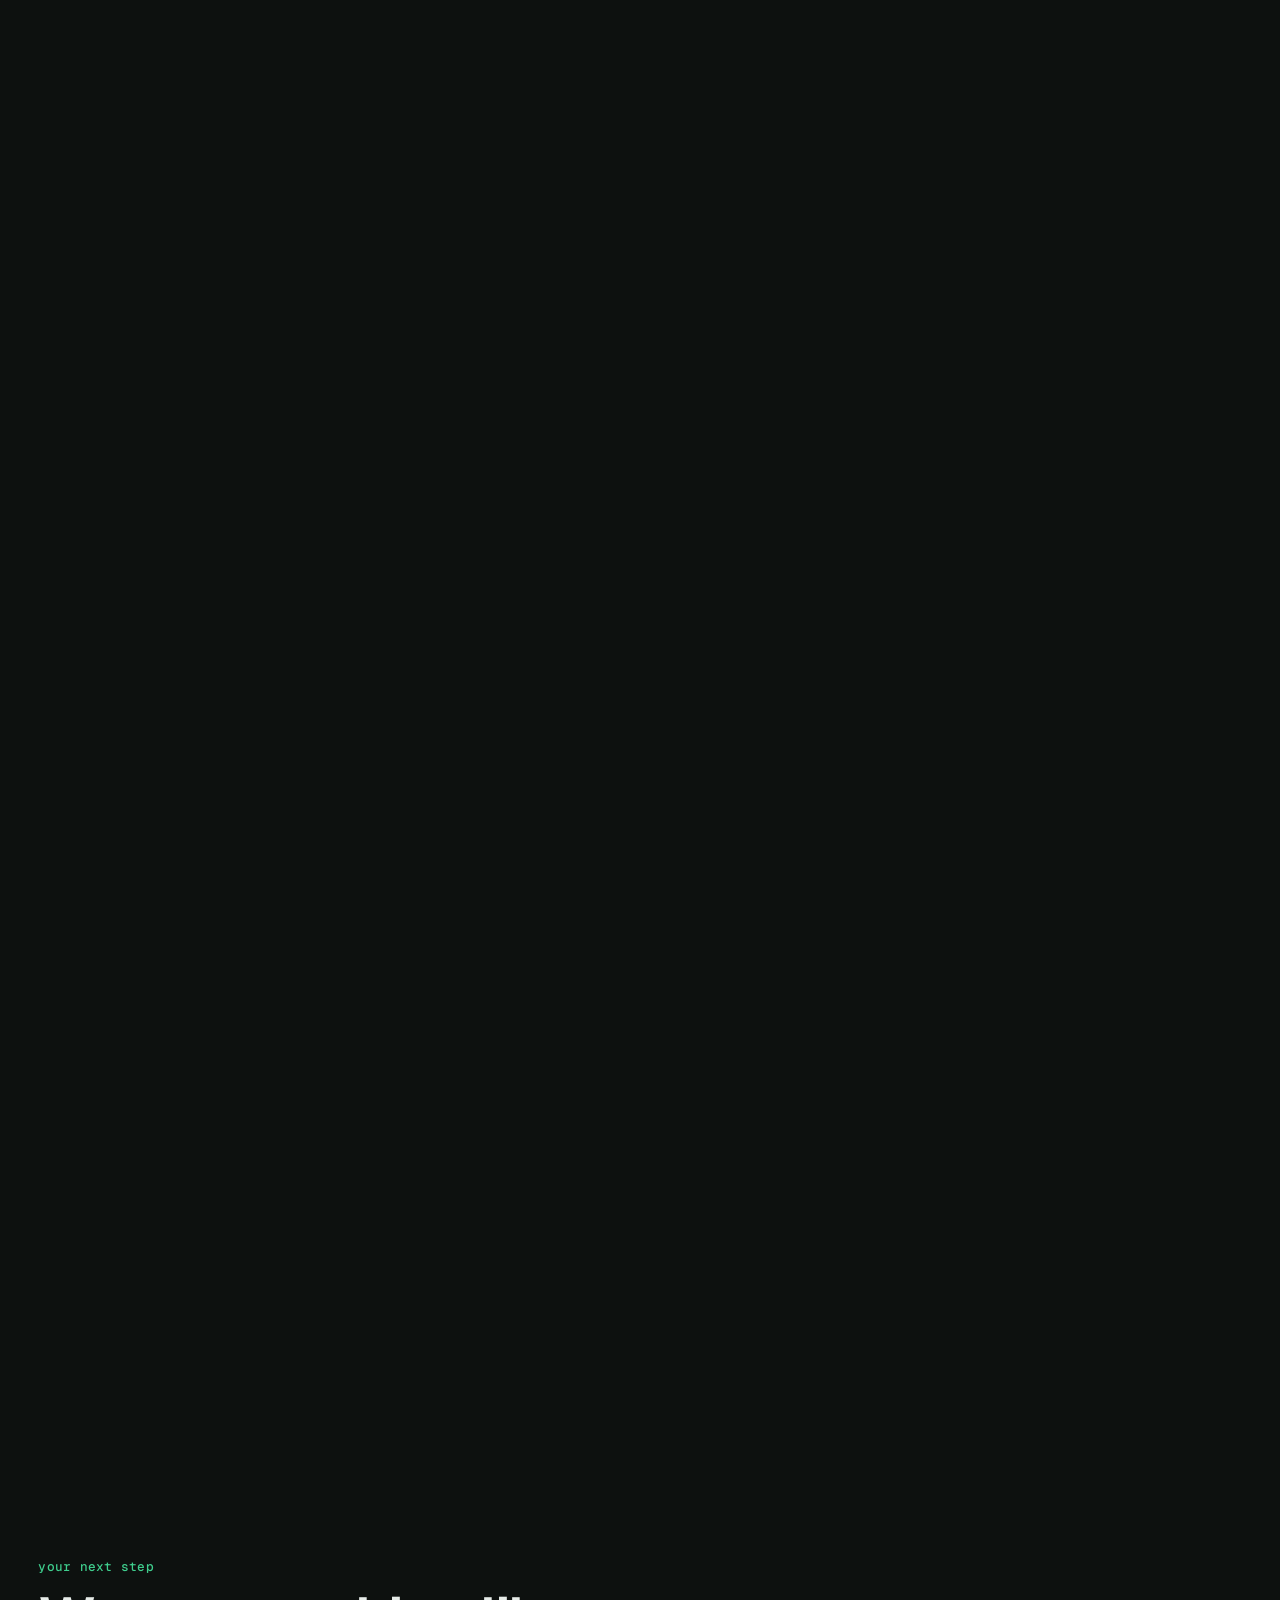
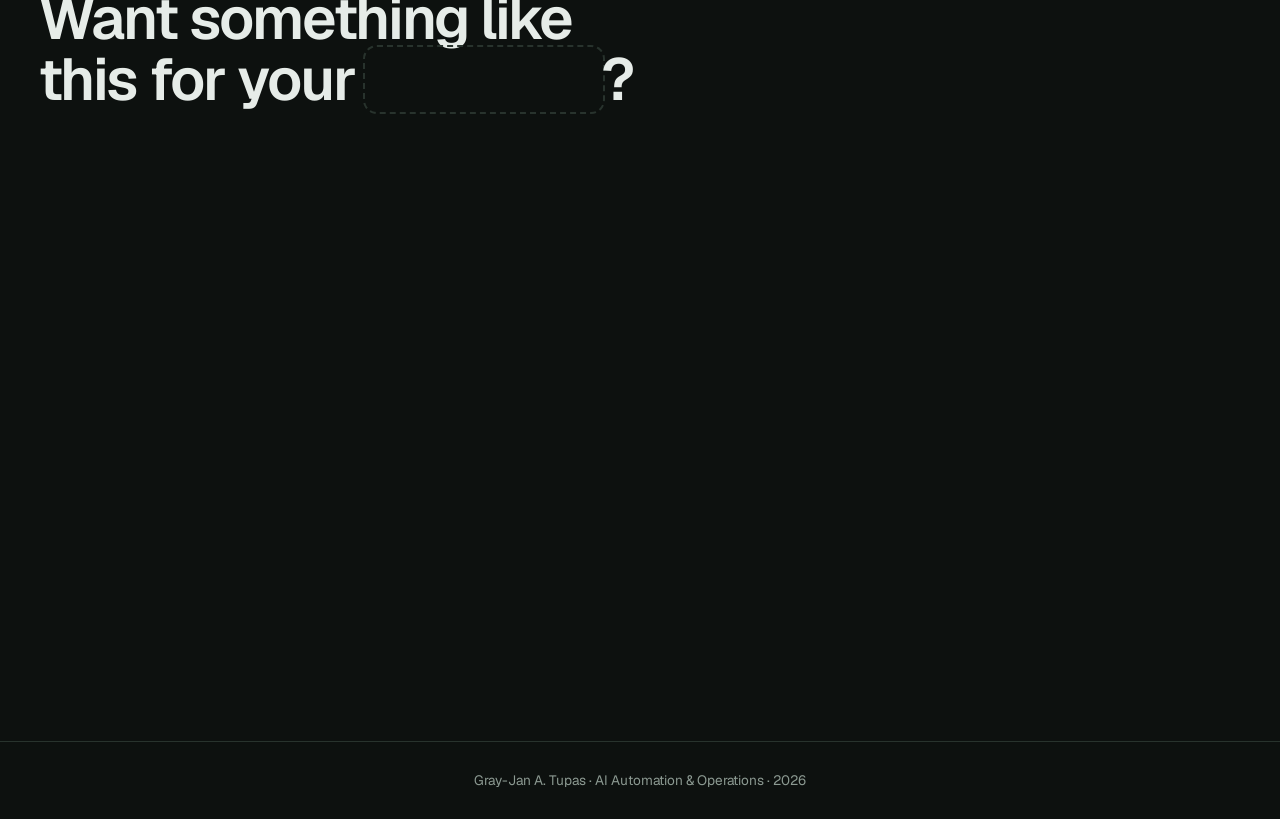
<file: work/courier-website/index.html>
<!doctype html>
<html lang="en">
<head>
<meta charset="utf-8">
<meta name="viewport" content="width=device-width, initial-scale=1">
<title>Case study: a courier company website | Gray-Jan Tupas</title>
<meta name="description" content="A new website for a Singapore courier company, designed and built solo. Days after launch it was the first source in Google's AI answer for its main search.">
<link rel="canonical" href="https://gray-tupas-portfolio.vercel.app/work/courier-website/">
<meta property="og:type" content="article">
<meta property="og:title" content="Case study: a courier company website">
<meta property="og:description" content="A new website for a courier company, designed and built solo. Days after launch it was the first source in Google&#39;s AI answer for its main search.">
<meta property="og:url" content="https://gray-tupas-portfolio.vercel.app/work/courier-website/">
<meta property="og:image" content="https://gray-tupas-portfolio.vercel.app/img/gray-jan-tupas.webp">
<meta name="color-scheme" content="dark">
<meta name="theme-color" content="#0D110F">
<link rel="icon" href="../../favicon.svg" type="image/svg+xml">
<link rel="preload" href="../../fonts/geist.woff2" as="font" type="font/woff2" crossorigin>
<link rel="stylesheet" href="../../v2.css">
<script type="importmap">{ "imports": { "three": "../../vendor/three.module.min.js" } }</script>
<script type="module" src="../../v2.js"></script>
</head>
<body class="cs">
<a class="skip" href="#main">Skip to content</a>

<header class="bar">
  <a class="brand" href="../../">Gray-Jan Tupas</a>
  <nav aria-label="Main">
    <a href="../../#automate">What I automate</a>
    <a href="../../#work" aria-current="page">Results</a>
    <a href="../../#about">About</a>
    <a href="../../#contact">Contact</a>
  </nav>
  <a class="pill" href="https://calendly.com/va-graytupas/free-audit" target="_blank" rel="noopener">Book a free call</a>
</header>

<canvas id="stage" aria-hidden="true"></canvas>
<p class="tip" role="status" aria-live="polite"></p>

<!-- each section is built by the crew when it is on screen (.sb), then they morph into its missing word (.piece) -->
<main id="main">
  <section class="sec" aria-labelledby="top-h">
    <p class="kicker sb">case study · courier company website</p>
    <h1 id="top-h" class="sb">A website that brings in its own <span class="piece">customers</span>.</h1>
    <p class="pill-tag sb">Live since October 2026</p>
    <p class="intro-p sb">A full website for a Singapore courier company, designed and built solo. Days after launch it was the first source Google's AI answer pointed to for "document courier singapore". This page is about how I ran the build, so nothing went in before it was ready.</p>
    <dl class="meta">
      <div class="sb"><dt>Client</dt><dd>Singapore courier company</dd></div>
      <div class="sb"><dt>My role</dt><dd>Design and build, solo</dd></div>
      <div class="sb"><dt>Built with</dt><dd>Claude Code, an AI coding agent</dd></div>
      <div class="sb"><dt>What they got</dt><dd>A multi-page website</dd></div>
    </dl>
  </section>

  <section class="sec" aria-labelledby="problem-h">
    <p class="kicker sb">the problem</p>
    <h2 id="problem-h" class="sb">The plan lived in <span class="piece">meetings</span>, not on paper.</h2>
    <p class="intro-p sb">The requirements came out of client meetings, not a written spec. An AI coding agent will build whatever it's told, including features nobody has decided on yet. I needed a way to turn each meeting into a small, checked piece of work.</p>
  </section>

  <section class="sec" aria-labelledby="result-h">
    <p class="kicker sb">the result</p>
    <h2 id="result-h" class="sb">What the client <span class="piece">got</span>.</h2>
    <p class="intro-p sb">A multi-page website, live since October 2026. A few days after launch it was the first source Google's AI answer pointed to for "document courier singapore".</p>
    <div class="shots">
      <figure class="sb"><a href="../../screenshots/12-courier-services.webp" target="_blank" rel="noopener"><img src="../../screenshots/12-courier-services.webp" width="1440" height="1165" loading="lazy" alt="The 'Choose your delivery service' section: five service cards for Same-Day, Express, Night &amp; Weekend, Van and Direct, above a table that matches what the customer needs to the right service."></a><figcaption>Service cards and the service-picker table</figcaption></figure>
      <figure class="sb"><a href="../../screenshots/13-courier-how.webp" target="_blank" rel="noopener"><img src="../../screenshots/13-courier-how.webp" width="1440" height="635" loading="lazy" alt="The 'From request to doorstep' section: four numbered steps. Tell us what and when, we confirm price and pickup, a rider collects, delivered and confirmed."></a><figcaption>How it works, in four steps</figcaption></figure>
    </div>
    <div class="panels">
      <div class="sb"><h3>Built so far</h3><ul><li>Home, quote and booking, corporate accounts, 5 service pages, contact, privacy, terms and cookies.</li><li>A table that matches what the customer needs to the right service.</li><li>Real Google reviews, a client logo wall, a story timeline and an FAQ.</li><li>A WhatsApp chat link and a sticky Call / Schedule a Pickup bar on phones.</li></ul></div>
      <div class="sb"><h3>Still in development</h3><ul><li>Booking calendar with a weekly cap the server enforces (Monday to Sunday, Singapore time).</li><li>Tracking link in order emails.</li><li>Reminder email.</li><li>"Track a delivery" link.</li></ul></div>
    </div>
  </section>

  <section class="sec" aria-labelledby="how-h">
    <p class="kicker sb">how I did it</p>
    <h2 id="how-h" class="sb">Every change took the same <span class="piece">path</span>.</h2>
    <p class="intro-p sb">I designed and built the whole site myself, with Claude Code as my coding agent. I wrote every prompt, reviewed every build, and decided what was ready to go in.</p>
    <ol class="steps">
      <li class="sb"><b>Client meeting</b>The client says what they want and reacts to the current version.</li>
      <li class="sb"><b>Transcript</b>The meeting transcript is the source for the next piece of work.</li>
      <li class="sb"><b>One scoped prompt</b>One prompt per piece of work, with checkpoints written into it.</li>
      <li class="sb"><b>Build</b>The agent builds up to the next checkpoint, then stops.</li>
      <li class="sb"><b>Review</b>I check the result before the next step starts.</li>
    </ol>
    <ul class="decide">
      <li class="sb"><b>Scope from the meeting.</b> Each prompt was written from a meeting transcript, so the work matched what the client actually asked for.</li>
      <li class="sb"><b>Hold back what isn't ready.</b> Features still in development stay listed as in development, never presented as finished.</li>
      <li class="sb"><b>Checkpoints in every prompt.</b> The agent stops at set points so I can review before it continues.</li>
      <li class="sb"><b>Rules and history live in files.</b> One file holds the build rules and a decision log keeps the history, so nothing depends on memory.</li>
    </ul>
  </section>

  <section class="sec" aria-labelledby="limits-h">
    <p class="kicker sb">the honest limits</p>
    <h2 id="limits-h" class="sb">What isn't <span class="piece">done</span> yet.</h2>
    <ul class="decide">
      <li class="sb">The booking calendar, tracking link, reminder email and "Track a delivery" link are still in development.</li>
      <li class="sb">Results are early. A few days after launch, the site was the first source Google's AI answer pointed to for "document courier singapore".</li>
      <li class="sb">The client isn't named here, so the screenshots leave out the site's header, logo and client logo wall.</li>
    </ul>
  </section>

  <section class="sec" aria-labelledby="next-h">
    <p class="kicker sb">your next step</p>
    <h2 id="next-h" class="sb">Want something like this for your <span class="piece">business</span>?</h2>
    <p class="intro-p sb">Tell me what you need built and how you work today. On a free call I'll tell you whether I'm the right fit and what it would take.</p>
    <div class="ctas sb">
      <a class="btn primary" href="https://calendly.com/va-graytupas/free-audit" target="_blank" rel="noopener">Book a free call</a>
      <a class="btn ghost" href="https://mail.google.com/mail/?view=cm&amp;fs=1&amp;to=va.graytupas@gmail.com&amp;su=Enquiry%20from%20your%20portfolio" target="_blank" rel="noopener">Email me</a>
    </div>
    <p class="note-sm sb">Free 30-minute call. No pitch if it's not a fit.</p>
    <ul class="links sb">
      <li><a href="../../#work">Also for this client: an email assistant that answers in minutes</a></li>
      <li><a href="../ai-workspace/">Case study: the AI workspace I run my own work on</a></li>
      <li><a href="../../">Back to the home page</a></li>
    </ul>
  </section>
</main>
<footer class="foot">Gray-Jan A. Tupas · AI Automation &amp; Operations · 2026</footer>
</body>
</html>
</file>
<file: v2.css>
/* v2 preview: dark 3D page, voxel crew builds each section (v2.js) */
@font-face { font-family: 'Geist'; font-style: normal; font-weight: 400 700; font-display: swap; src: url(fonts/geist.woff2) format('woff2'); }
@font-face { font-family: 'Geist Mono'; font-style: normal; font-weight: 400 500; font-display: swap; src: url(fonts/geist-mono.woff2) format('woff2'); }

:root {
  --bg: #0D110F;
  --panel: #151B18;
  --edge: #28332D;
  --text: #E6ECE8;
  --text-2: #A7B4AC;
  --muted: #8C9A92;
  --accent: #3FCF8E; /* buttons, links, labels, live status */
  --accent-2: #F5B841; /* safety amber: the crew's hats and the missing words they build (10.5:1 on bg) */
  --ink: #0D110F;
  --mono: 'Geist Mono', ui-monospace, monospace;
  --pad: clamp(16px, 3vw, 40px);
}

* { box-sizing: border-box; }
html { scroll-behavior: smooth; } /* no snap: natural scrolling reads best on wheels, trackpads and phones (2026-11-24) */
@media (prefers-reduced-motion: reduce) { html { scroll-behavior: auto; } }
body { margin: 0; background: var(--bg); color: var(--text); font: 400 1rem/1.55 'Geist', system-ui, sans-serif; -webkit-font-smoothing: antialiased; }
a { color: inherit; }
a:focus-visible, button:focus-visible { outline: 2px solid var(--accent); outline-offset: 3px; border-radius: 999px; }
p { text-wrap: pretty; }

.skip { position: absolute; left: 16px; top: -60px; z-index: 20; padding: 10px 16px; border-radius: 999px; background: var(--accent); color: var(--ink); font-weight: 600; text-decoration: none; }
.skip:focus { top: 16px; }

/* the 3D stage sits behind everything; v2.js listens on the window, so text stays selectable */
#stage { position: fixed; inset: 0; width: 100vw; height: 100vh; z-index: 0; display: block; }
main, .bar { position: relative; z-index: 1; }

/* ---------- top bar ---------- */
.bar { position: fixed; top: 0; left: 0; right: 0; z-index: 10; display: flex; align-items: center; justify-content: space-between; gap: 16px; padding: 14px var(--pad) 22px; background: linear-gradient(to bottom, var(--bg) 62%, rgba(13, 17, 15, 0)); } /* text scrolls under it without showing through */
.brand { font-weight: 600; letter-spacing: -0.01em; text-decoration: none; min-height: 44px; display: inline-flex; align-items: center; }
.bar nav { display: none; gap: 28px; }
.bar nav a { font-size: .92rem; color: var(--text-2); text-decoration: none; min-height: 44px; display: inline-flex; align-items: center; transition: color .2s ease; }
.bar nav a:hover { color: var(--text); }
@media (min-width: 760px) { .bar nav { display: flex; position: absolute; left: 50%; transform: translateX(-50%); } }
.pill { display: inline-flex; align-items: center; min-height: 44px; padding: 0 18px; border-radius: 999px; background: var(--text); color: var(--ink); font-size: .82rem; font-weight: 600; letter-spacing: .02em; text-decoration: none; transition: background-color .2s ease; }
.pill:hover { background: var(--accent); }

/* ---------- hero (layout from Gray's reference: headline top-left, figure centre, short line top-right, a row along the bottom) ---------- */
.hero { min-height: 100svh; display: grid; grid-template-columns: 1fr; align-content: space-between; gap: 24px; padding: 96px var(--pad) 24px; }
.hero-l h1 { margin: 0; max-width: 11ch; font-size: clamp(2.5rem, 5.6vw, 5.2rem); line-height: 1.02; letter-spacing: -0.04em; font-weight: 600; text-wrap: balance; }
.lede { margin: 20px 0 0; max-width: 40ch; color: var(--text-2); font-size: 1.05rem; }
.ctas { display: flex; flex-wrap: wrap; gap: 10px; margin-top: 24px; }
.btn { display: inline-flex; align-items: center; min-height: 48px; padding: 0 22px; border-radius: 999px; font-weight: 600; text-decoration: none; transition: transform .2s ease, background-color .2s ease, border-color .2s ease; }
.btn:active { transform: scale(.98); }
.btn.primary { background: var(--accent); color: var(--ink); }
.btn.primary:hover { background: #5BDCA2; }
.btn.ghost { border: 1px solid var(--edge); background: rgba(13, 17, 15, .6); }
.btn.ghost:hover { border-color: var(--accent); }

.hero-r { max-width: 24ch; }
.status { display: inline-flex; align-items: center; gap: 10px; margin: 0; font: 500 .8rem var(--mono); color: var(--text-2); }
.dot { width: 8px; height: 8px; border-radius: 50%; background: var(--accent); box-shadow: 0 0 0 4px rgba(63, 207, 142, .18); }
.side { margin: 12px 0 0; font-size: 1.15rem; line-height: 1.3; font-weight: 500; letter-spacing: -0.01em; }

.hero-foot { display: grid; gap: 16px; align-items: end; }
.wins { display: flex; flex-wrap: wrap; gap: 8px 24px; margin: 0; padding: 0; list-style: none; font-size: .85rem; color: var(--muted); }
.wins b { font: 500 .95rem var(--mono); color: var(--text); margin-right: 4px; }
.hint { display: none; margin: 0; font: 500 .76rem var(--mono); color: var(--muted); text-align: center; }
.hint .k { color: var(--accent); }
.note { margin: 0; max-width: 30ch; font-size: .85rem; color: var(--muted); }

/* phones: text on top, the figure fills the lower part of the screen (v2.js places it there) */
@media (max-width: 759px) {
  .hero { padding-bottom: 46svh; align-content: start; }
  .hero-r { order: -1; }
  .side, .hero-foot { display: none; }
}
@media (min-width: 760px) {
  .hero { grid-template-columns: 1fr 1fr; grid-template-rows: auto 1fr auto; }
  .hero-r { justify-self: end; text-align: right; }
  .status { justify-content: flex-end; }
  .hero-foot { grid-column: 1 / -1; grid-template-columns: 1fr auto 1fr; }
  .note { justify-self: end; text-align: right; }
}
@media (min-width: 760px) and (pointer: fine) { .hint { display: block; } }

/* ---------- sections (the crew builds each one as it scrolls into view) ---------- */
.sec { min-height: 100svh; padding: 120px var(--pad) 80px; } /* one screen per section, so the next one never shows early; same left edge as the hero */
.kicker { margin: 0 0 14px; font: 500 .8rem/1 var(--mono); letter-spacing: .02em; color: var(--accent); }
.sec h2 { margin: 0; max-width: 18ch; font-size: clamp(2.1rem, 4.6vw, 4rem); line-height: 1.04; letter-spacing: -0.035em; font-weight: 600; text-wrap: balance; }
.sec h3 { margin: 0; font-size: 1.15rem; line-height: 1.25; letter-spacing: -0.01em; font-weight: 600; }
.intro-p { max-width: 56ch; margin: 22px 0 0; color: var(--text-2); font-size: 1.05rem; }
/* panels sit over the 3D stage; slightly see-through so a builder behind one still shows */
.fixes li, .stats div, .case, .builds a, .xp li, .promise li, .clist a, .clist p { background: rgba(21, 27, 24, .86); border: 1px solid var(--edge); border-radius: 12px; }

/* the missing word each section waits for: the crew jumps in and becomes it */
.piece { display: inline-block; color: var(--accent-2); border-radius: 10px; }
html.crew .piece:not(.filled):not(.held) { color: transparent; outline: 2px dashed var(--edge); outline-offset: 2px; }
html.crew .piece.held { color: transparent; } /* the crew is the word right now, drawn in 3D behind the text */

/* what I automate */
.fixes { display: grid; gap: 14px; margin: 48px 0 0; padding: 0; list-style: none; }
.fixes li { padding: 22px; display: grid; gap: 10px; align-content: start; }
.fixes p { margin: 0; color: var(--text-2); font-size: .95rem; }
.fixes .was { font: 500 .78rem/1.4 var(--mono); color: var(--muted); text-decoration: line-through; text-decoration-color: rgba(140, 154, 146, .6); }
.fixes .est { margin-top: auto; padding-top: 10px; border-top: 1px solid var(--edge); font-size: .85rem; color: var(--muted); }
.est b { font: 500 .95rem var(--mono); color: var(--accent); }
.foot-note { margin: 22px 0 0; font-size: .88rem; color: var(--muted); }
@media (min-width: 760px) { .fixes { grid-template-columns: 1fr 1fr; } }
@media (min-width: 1100px) { .fixes { grid-template-columns: repeat(4, 1fr); } }

/* results */
.stats { display: grid; grid-template-columns: 1fr 1fr; gap: 14px; margin: 48px 0 0; }
.stats div { padding: 22px; display: flex; flex-direction: column-reverse; justify-content: flex-end; gap: 8px; }
.stats dd { margin: 0; font: 500 clamp(1.8rem, 3.6vw, 2.8rem)/1 var(--mono); letter-spacing: -0.03em; color: var(--accent); }
.stats dt { font-size: .86rem; color: var(--text-2); }
@media (min-width: 1000px) { .stats { grid-template-columns: repeat(4, 1fr); } }
.cases { display: grid; gap: 14px; margin-top: 14px; }
.case { overflow: hidden; display: grid; }
.case .pic { display: block; height: clamp(150px, 15vw, 240px); overflow: hidden; background: #0A0D0B; border-bottom: 1px solid var(--edge); }
.case .pic img { width: 100%; height: 100%; object-fit: cover; object-position: top; display: block; transition: transform .4s ease; }
.case .pic:hover img { transform: scale(1.03); }
.case .body { padding: 22px; display: grid; gap: 10px; align-content: start; }
.case .body p { margin: 0; color: var(--text-2); font-size: .95rem; }
.case .body .tag { justify-self: start; padding: 4px 12px; border: 1px solid var(--edge); border-radius: 999px; font: 500 .74rem var(--mono); color: var(--text-2); }
.case .body .tag.on { border-color: rgba(63, 207, 142, .45); color: var(--accent); }
.more { justify-self: start; min-height: 44px; display: inline-flex; align-items: center; color: var(--accent); font-weight: 600; font-size: .92rem; }
@media (min-width: 900px) { .cases { grid-template-columns: 1fr 1fr; } }
.sec .list-h { margin-top: 56px; }
.builds { display: grid; gap: 10px; margin: 18px 0 0; padding: 0; list-style: none; }
.builds a { display: grid; gap: 4px; padding: 16px 20px; min-height: 44px; text-decoration: none; transition: border-color .2s ease; }
.builds a:hover { border-color: var(--accent); }
.builds b { font-weight: 600; }
.builds span { font-size: .9rem; color: var(--text-2); }
@media (min-width: 900px) { .builds { grid-template-columns: 1fr 1fr; } }

/* about */
.about { display: grid; gap: 32px; }
.me { width: 100%; max-width: 360px; height: auto; border-radius: 12px; border: 1px solid var(--edge); display: block; }
.xp { display: grid; gap: 10px; margin: 32px 0 0; padding: 0; list-style: none; }
.xp li { padding: 18px 20px; }
.xp .when { margin: 0 0 6px; font: 500 .76rem var(--mono); color: var(--muted); }
.xp h3 span { display: block; margin-top: 2px; font-size: .88rem; font-weight: 500; color: var(--text-2); }
.xp li > p:last-child { margin: 8px 0 0; font-size: .93rem; color: var(--text-2); }
@media (min-width: 900px) { .about { grid-template-columns: minmax(240px, 360px) 1fr; gap: 56px; } .me { position: sticky; top: 100px; } }
@media (min-width: 1200px) { .xp { grid-template-columns: 1fr 1fr; } }
.promise { margin-top: 72px; }
.promise ol { display: grid; gap: 14px; margin: 18px 0 0; padding: 0; list-style: none; }
.promise li { padding: 22px; color: var(--text-2); font-size: .95rem; }
.promise b { display: block; margin-bottom: 6px; color: var(--text); font-size: 1.05rem; }
@media (min-width: 900px) { .promise ol { grid-template-columns: repeat(3, 1fr); } }
.tools { margin-top: 56px; }
.tools p { margin: 0; color: var(--text-2); }
.tools ul { display: flex; flex-wrap: wrap; gap: 18px; margin: 16px 0; padding: 0; list-style: none; }
.tools img { display: block; opacity: .85; }
.tools .also { font-size: .88rem; color: var(--muted); }

/* contact */

.note-sm { margin: 14px 0 0; font-size: .88rem; color: var(--muted); }
.clist { display: grid; gap: 10px; margin: 40px 0 0; padding: 0; list-style: none; max-width: 720px; }
.clist a, .clist p { display: grid; gap: 2px; margin: 0; padding: 14px 18px; min-height: 44px; text-decoration: none; transition: border-color .2s ease; }
.clist a:hover { border-color: var(--accent); }
.clist span { font: 500 .74rem var(--mono); color: var(--muted); }
@media (min-width: 760px) { .clist { grid-template-columns: 1fr 1fr; } }
.foot { position: relative; z-index: 1; padding: 28px var(--pad); border-top: 1px solid var(--edge); font-size: .85rem; color: var(--muted); text-align: center; }

/* until the crew gets there, a section's parts are hidden (html.crew is set by v2.js, never under reduced motion) */
html.crew .sb:not(.built) { clip-path: inset(0 100% 0 0); }
html.crew .sb.built { animation: build .55s steps(7, end) backwards; }

/* ---------- speech bubble over a mini builder ---------- */
.tip { position: fixed; left: 0; top: 0; z-index: 5; margin: 0; max-width: 24ch; padding: 10px 14px; border: 1px solid var(--edge); border-radius: 12px; background: var(--panel); color: var(--text); font-size: .88rem; line-height: 1.35; pointer-events: none; opacity: 0; transform: translate(-50%, -100%); transition: opacity .2s ease; }
.tip.on { opacity: 1; }

/* ---------- intro: each part of the page stays hidden until a builder walks along it (html.intro is set in <head>) ---------- */
html.intro .bld { clip-path: inset(0 100% 0 0); }
html.intro .bld.built { animation: build .55s steps(7, end) both; }
@keyframes build { from { clip-path: inset(0 100% 0 0); } to { clip-path: inset(0 0 0 0); } }
.skip-intro { display: none; }
html.intro .skip-intro { display: inline-flex; align-items: center; position: fixed; right: var(--pad); bottom: 20px; z-index: 12; min-height: 44px; padding: 0 18px; border: 1px solid var(--edge); border-radius: 999px; background: var(--panel); color: var(--text); font: 500 .8rem var(--mono); cursor: pointer; }
html.intro .skip-intro:hover { border-color: var(--accent); }

/* ---------- case-study pages (body.cs: no big figure, the crew runs in and builds each section) ---------- */
.bar nav a[aria-current] { color: var(--text); }
.sec h1 { margin: 0; max-width: 18ch; font-size: clamp(2.4rem, 5.4vw, 4.8rem); line-height: 1.03; letter-spacing: -0.04em; font-weight: 600; text-wrap: balance; }
.pill-tag { display: inline-flex; margin: 24px 0 0; padding: 4px 12px; border: 1px solid rgba(63, 207, 142, .45); border-radius: 999px; font: 500 .76rem var(--mono); color: var(--accent); }
.mono { font-family: var(--mono); font-size: .9em; }
.meta div, .shots figure, .panels > div, .steps li, .decide li { background: rgba(21, 27, 24, .86); border: 1px solid var(--edge); border-radius: 12px; }
.meta { display: grid; grid-template-columns: 1fr 1fr; gap: 14px; margin: 44px 0 0; }
.meta div { padding: 16px 18px; }
.meta dt { font: 500 .74rem var(--mono); color: var(--muted); }
.meta dd { margin: 6px 0 0; font-weight: 600; }
@media (min-width: 900px) { .meta { grid-template-columns: repeat(4, 1fr); } }
.shots { display: grid; gap: 14px; margin: 40px 0 0; align-items: start; }
.shots figure { margin: 0; overflow: hidden; }
.shots a { display: block; max-height: 360px; overflow: hidden; }
.shots img { display: block; width: 100%; height: auto; transition: transform .4s ease; }
.shots a:hover img { transform: scale(1.02); }
.shots figcaption { padding: 12px 16px; border-top: 1px solid var(--edge); font-size: .86rem; color: var(--muted); }
@media (min-width: 900px) { .shots { grid-template-columns: 1fr 1fr; } }
.panels { display: grid; gap: 14px; margin: 14px 0 0; }
.sec > .panels:nth-child(3) { margin-top: 44px; } /* straight after the heading */
.panels > div { padding: 22px; }
.panels ul { margin: 12px 0 0; padding-left: 18px; color: var(--text-2); font-size: .95rem; }
.panels li + li { margin-top: 6px; }
@media (min-width: 900px) { .panels { grid-template-columns: 1fr 1fr; } }
.steps { display: grid; gap: 14px; margin: 40px 0 0; padding: 0; list-style: none; }
.steps li { padding: 20px; color: var(--text-2); font-size: .93rem; }
.steps li.on { border-color: rgba(63, 207, 142, .45); }
.steps b { display: block; margin-bottom: 6px; color: var(--text); }
@media (min-width: 900px) { .steps { grid-template-columns: repeat(5, 1fr); } }
.skills { display: flex; flex-wrap: wrap; gap: 8px; margin: 18px 0 0; padding: 0; list-style: none; }
.skills li { padding: 4px 12px; border: 1px solid var(--edge); border-radius: 999px; font: 500 .74rem var(--mono); color: var(--text-2); }
.decide { display: grid; gap: 14px; margin: 40px 0 0; padding: 0; list-style: none; }
.decide li { padding: 20px 22px; color: var(--text-2); font-size: .95rem; }
.decide b { color: var(--text); }
@media (min-width: 900px) { .decide { grid-template-columns: 1fr 1fr; } }
.links { display: grid; gap: 4px; margin: 40px 0 0; padding: 0; list-style: none; }
.links a { min-height: 44px; display: inline-flex; align-items: center; color: var(--accent); font-weight: 600; }

/* ---------- screenshot viewer (v2.js, native <dialog>) ---------- */
.viewer { width: 100vw; height: 100dvh; max-width: none; max-height: none; margin: 0; padding: 72px clamp(12px, 3vw, 40px) 24px; border: 0; background: #090C0A; color: var(--text); cursor: zoom-out; }
.viewer[open] { display: grid; place-items: center; animation: v-in .25s ease; }
.viewer::backdrop { background: transparent; }
.viewer figure { margin: 0; display: grid; gap: 12px; justify-items: center; max-width: 100%; }
.viewer img { width: auto; max-width: 100%; max-height: calc(100dvh - 150px); object-fit: contain; border: 1px solid var(--edge); border-radius: 12px; background: #111; cursor: default; }
.viewer figcaption { font: .82rem var(--mono); color: var(--muted); text-align: center; }
.viewer-close { position: fixed; top: 14px; right: 14px; min-height: 44px; padding: 0 20px; border: 0; border-radius: 999px; background: var(--panel); box-shadow: inset 0 0 0 1px var(--edge); color: var(--text); font-family: inherit; font-size: .9rem; font-weight: 600; cursor: pointer; }
.viewer-close:hover, .viewer-close:focus-visible { box-shadow: inset 0 0 0 1px var(--accent); }
html:has(.viewer[open]) { overflow: hidden; }
@keyframes v-in { from { opacity: 0; } }
@media (prefers-reduced-motion: reduce) { .viewer[open] { animation: none; } }
</file>
